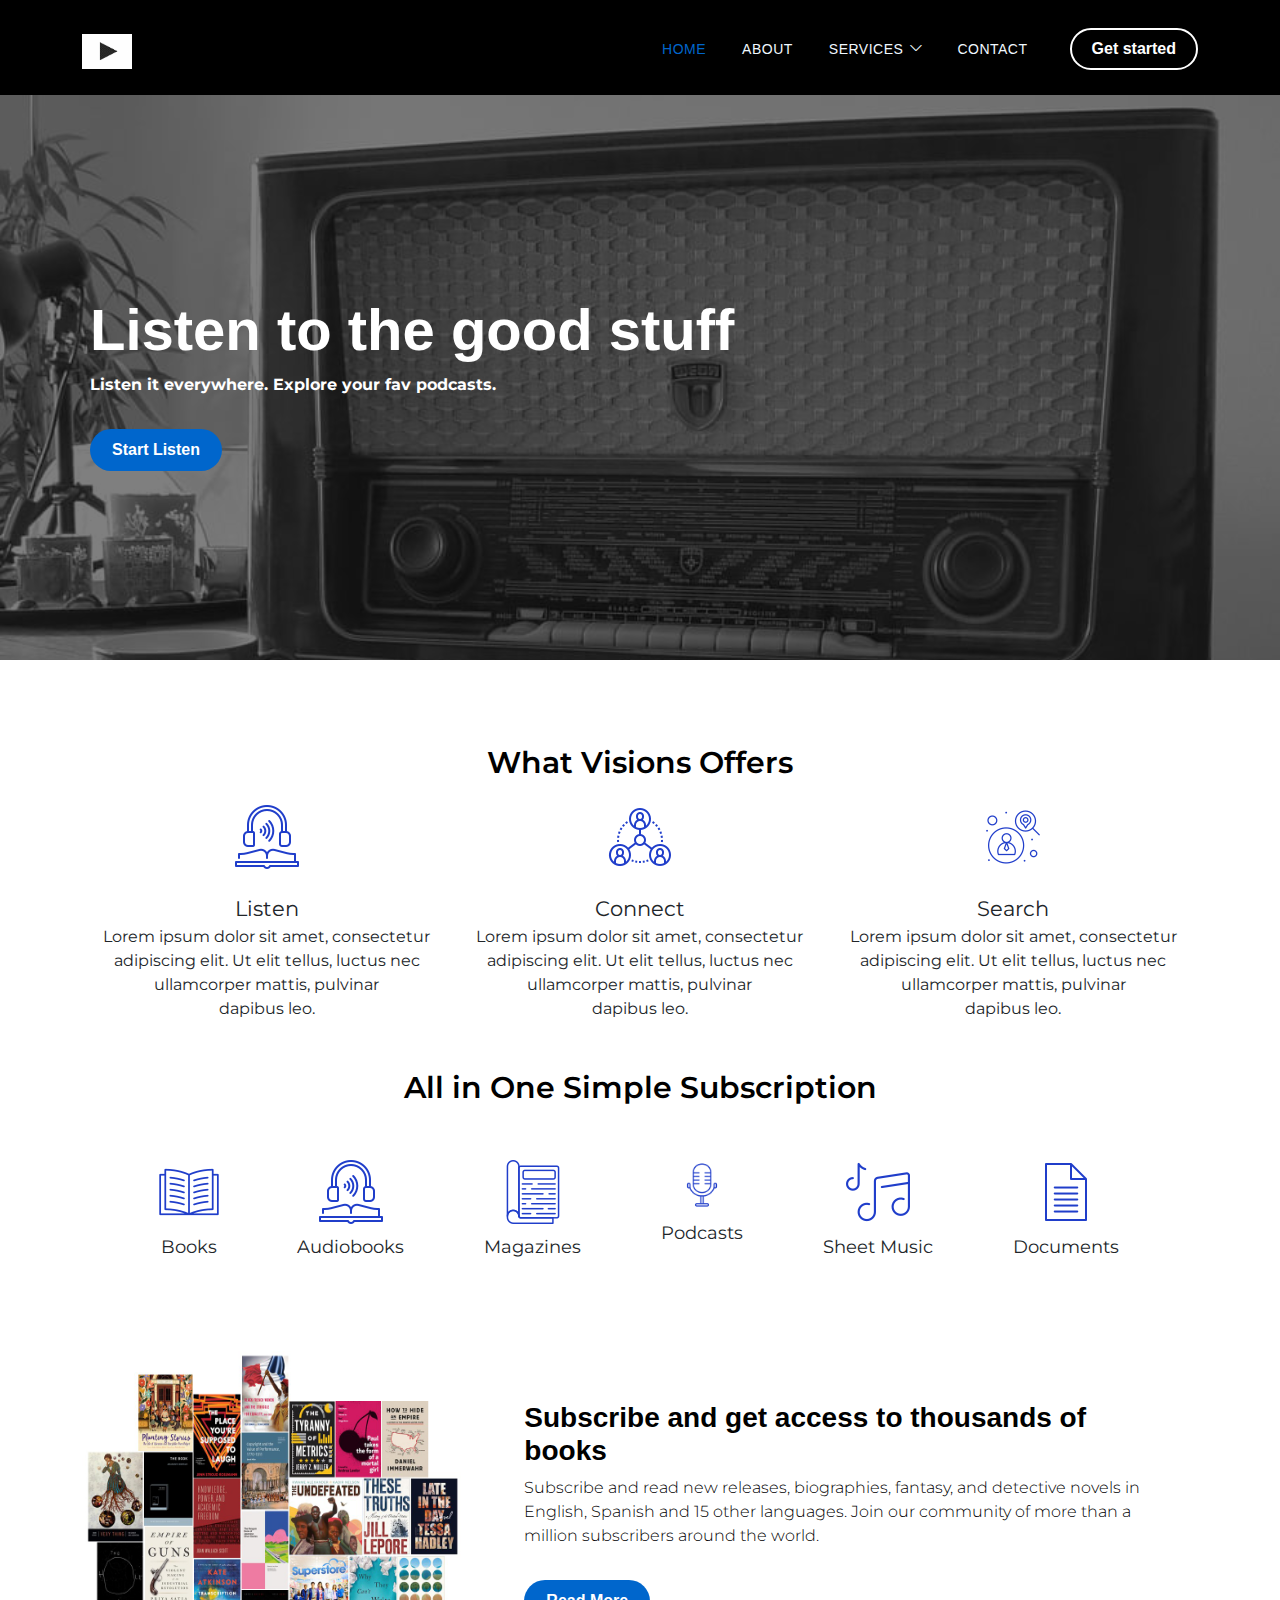
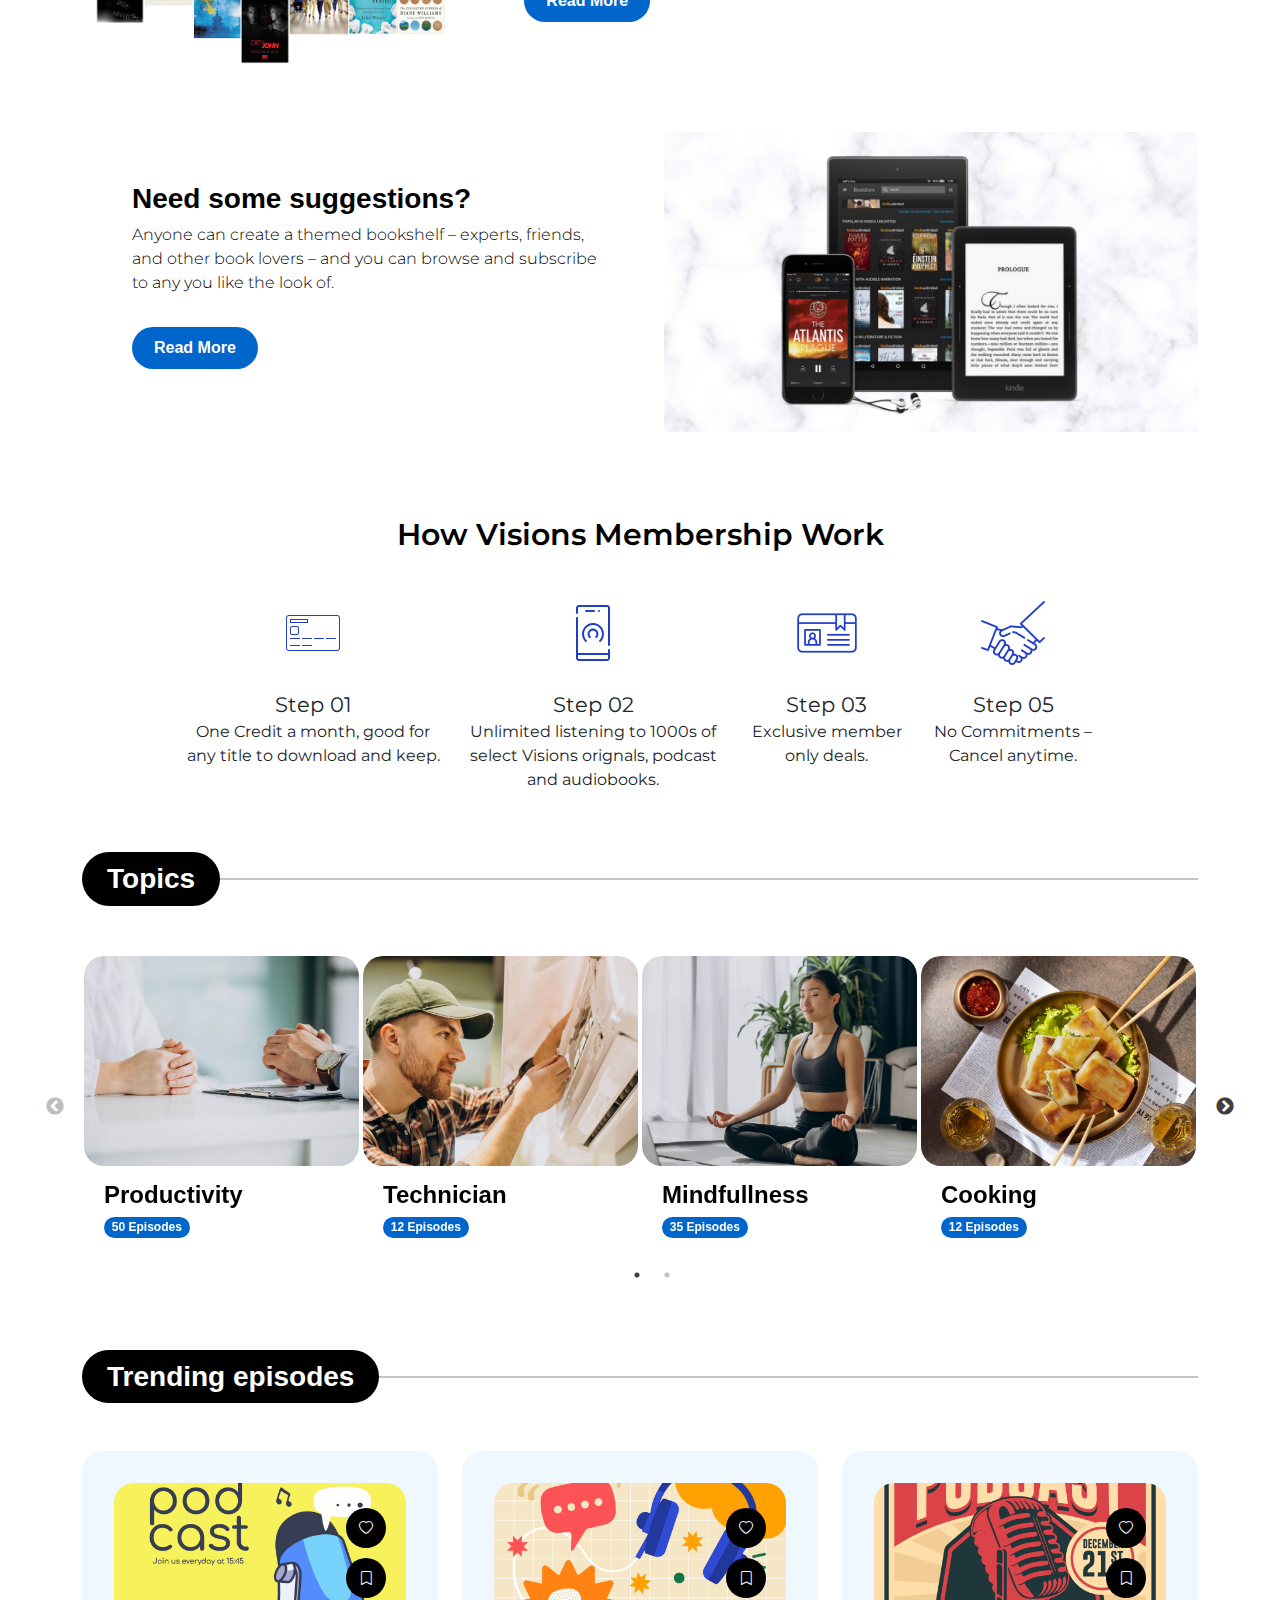
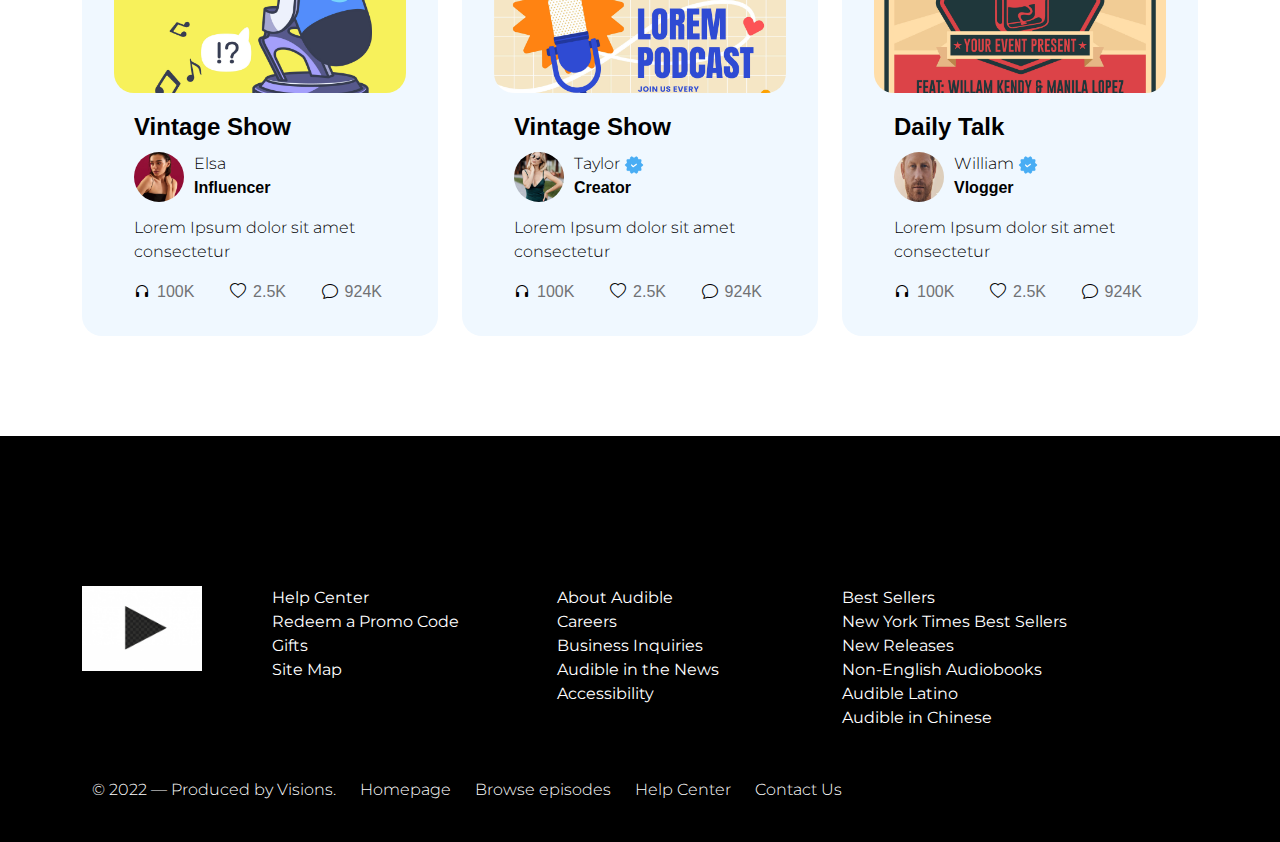
<file: index.html>
<!doctype html>
<html lang="en">
    <head>
        <meta charset="utf-8">
        <meta name="viewport" content="width=device-width, initial-scale=1">

        <meta name="description" content="">
        <meta name="author" content="">

        <title>Visions</title>

        <!-- CSS FILES -->     
        
        <link rel="stylesheet" type="text/css" href="slick/slick.css"/>
        <link rel="stylesheet" type="text/css" href="slick/slick-theme.css"/>
        <link rel="preconnect" href="https://fonts.googleapis.com">
        
        <link rel="preconnect" href="https://fonts.gstatic.com" crossorigin>

        <link href="https://fonts.googleapis.com/css2?family=Montserrat:wght@300;400&family=Sono:wght@200;300;400;500;700&display=swap" rel="stylesheet">
                        
        <link rel="stylesheet" href="css/bootstrap.min.css">

        <link rel="stylesheet" href="css/bootstrap-icons.css">

        <link rel="stylesheet" href="css/owl.carousel.min.css">
        
        <link rel="stylesheet" href="css/owl.theme.default.min.css">

        <link href="css/templatemo-pod-talk.css" rel="stylesheet">


       
    </head>
    
    <body>

        <main>

            <nav class="navbar navbar-expand-lg">
                <div class="container">
                    <a class="navbar-brand me-lg-5 me-0" href="index.html">
                        <img src="images/logo.png" class="logo-image img-fluid" alt="templatemo pod talk">
                    </a>
                   
                    <!--
                    <form action="#" method="get" class="custom-form search-form flex-fill me-3" role="search">
                        <div class="input-group input-group-lg">    
                            <input name="search" type="search" class="form-control" id="search" placeholder="Search Podcast" aria-label="Search">

                            <button type="submit" class="form-control" id="submit">
                                <i class="bi-search"></i>
                            </button>
                        </div>
                    </form>
                -->
                    <button class="navbar-toggler" type="button" data-bs-toggle="collapse" data-bs-target="#navbarNav" aria-controls="navbarNav" aria-expanded="false" aria-label="Toggle navigation">
                        <span class="navbar-toggler-icon"></span>
                </button>
    
                    <div class="collapse navbar-collapse" id="navbarNav">
                        <ul class="navbar-nav ms-lg-auto">
                            <li class="nav-item">
                                <a class="nav-link active" href="index.html">Home</a>
                            </li>

                            <li class="nav-item">
                                <a class="nav-link" href="about.html">About</a>
                            </li>

                            <li class="nav-item dropdown">
                                <a class="nav-link dropdown-toggle" href="#" id="navbarLightDropdownMenuLink" role="button" data-bs-toggle="dropdown" aria-expanded="false">SERVICES</a>

                                <ul class="dropdown-menu dropdown-menu-light" aria-labelledby="navbarLightDropdownMenuLink">
                                    <li><a class="dropdown-item" href="listing-page.html">Listen</a></li>

                                    <li><a class="dropdown-item" href="detail-page.html">Detail Page</a></li>
                                </ul>
                            </li>
    
                            <li class="nav-item">
                                <a class="nav-link" href="contact.html">Contact</a>
                            </li>
                        </ul>

                        <div class="ms-4">
                            <a href="#section_3" class="btn custom-btn custom-border-btn smoothscroll">Get started</a>
                        </div>
                    </div>
                </div>
            </nav>
            

            <section class="hero-section">
               
            </section>
            <div id="imageChange" style=" background-repeat: no-repeat; background-size: cover;">
                <div class="col-lg-12 col-12" >
                    <div class="mtext-left">
                        <h1 class="text-white">Listen to the good stuff</h1>

                        <p class="text-white"><b>Listen it everywhere. Explore your fav podcasts.

                        </b></p>

                        <a href="#section_2" class="btn custom-btn smoothscroll mt-3">Start Listen</a>
                    </div>
             </div>
            </div>


            <section class="latest-podcast-section section-padding pb-0 onlypadding" id="section_2">

                <div class="col-lg-12 col-md-6 col-12 mb-4 mb-md-0 mb-lg-0">
                <div class="text-center headingstyle " >What Visions Offers</div>
                <div class="d-flex justify-content-center">
                <div class="">

                    <img class="center" src="Icons/audio-book.png" alt=""><br>
                    <div class="text-center iconheading" >Listen</div>
                    <div class="text-center">
                    Lorem ipsum dolor sit amet, consectetur adipiscing elit.
                     Ut elit tellus, luctus nec ullamcorper mattis, pulvinar <br>
                     dapibus leo.
                    </div>
                </div>
                <div class="">

                    <img class="center" src="Icons/connection.png" alt=""><br>
                    <div class="text-center iconheading" >Connect</div>
                    <div class="text-center">
                    Lorem ipsum dolor sit amet, consectetur adipiscing elit. 
                    Ut elit tellus, luctus nec ullamcorper mattis, pulvinar  <br>
                    dapibus leo.
                    </div>
                </div>
                <div class="">

                    <img class="center" src="Icons/location.png" alt=""><br>
                    <div class="text-center iconheading" >Search</div>
                    <div class="text-center">
                    Lorem ipsum dolor sit amet, consectetur adipiscing elit.
                     Ut elit tellus, luctus nec ullamcorper mattis, pulvinar  <br>
                     dapibus leo.
                    </div>
                </div>
                </div>
                </div>
                <br>
                
                <div class="text-center headingstyle" >All in One Simple Subscription</div>
              <div class="d-flex justify-content-center">
                    
                    <div class="iconmargin">
    
                        <img class="center" src="Icons/open-book.png" alt="">
                        <div class="text-center iconheading2" >Books</div>
                       
                    </div>
                    <div class="iconmargin">
                        <img class="center" src="Icons/audio-book.png" alt="">
                        <div class="text-center iconheading2" >Audiobooks</div>
                    </div>
                    <div class="iconmargin">
    
                        <img class="center" src="Icons/magazine.png" alt="">
                        <div class="text-center iconheading2" >Magazines</div>
                    </div>
                    <div class="iconmargin">
    
                        <img class="center iconimage" src="Icons/microphone.png" alt="">
                        <div class="text-center iconheading2" >Podcasts</div>
                       
                    </div>
                    <div class="iconmargin">
                        <img class="center" src="Icons/music-notes.png" alt="">
                        <div class="text-center iconheading2" >Sheet Music</div>
                    </div>
                    <div class="iconmargin">
    
                        <img class="center" src="Icons/document.png" alt="">
                        <div class="text-center iconheading2" >Documents</div>
                    </div>
                  
                    </div>
                
              </section>
            <!-- added
            <section class="latest-podcast-section section-padding pb-0" id="section_2">
                <div class="container">
                    <div class="row justify-content-center">

                        <div class="col-lg-12 col-12">
                           <div class="section-title-wrap mb-5">
                                <h4 class="section-title">Great listens to get started</h4>
                            </div>
                        </div>

                        <div class="responsive">
                            <img class="imgslider" src="sliderimg/img1.jpg" alt="img" >
                            <img class="imgslider" src="sliderimg/img2.jpg" alt="img" >
                            <img class="imgslider" src="sliderimg/img3.jpg" alt="img" >
                            <img class="imgslider" src="sliderimg/img4.jpg" alt="img" >
                            <img class="imgslider" src="sliderimg/img3.jpg" alt="img" >
                            <img class="imgslider" src="sliderimg/img4.jpg" alt="img" >
                            <img class="imgslider" src="sliderimg/img1.jpg" alt="img" >
                        </div>
                       
                </div>
            </section>
        -->
        <section class="latest-podcast-section section-padding pb-0" id="section_2">
                <div class="container">
                <div class="d-flex justify-content-center col-lg-12">

                <div><img src="images/Visions-POst.jpg" width="100%" height="100%"></div>
                
                <div class="insidesectionmargin"><h4>Subscribe and get access to thousands of books</h4>
                    <p>Subscribe and read new releases, biographies, fantasy, and detective novels in English, Spanish and 15 other languages. Join our community of more than a million subscribers around the world.</p>
                    
                    <a href="#section_2" class="btn custom-btn smoothscroll mt-3">Read More</a>
                   
                </div>
            </div>
            </div>
        </section>
        <section class="latest-podcast-section section-padding pb-0" id="section_2">
            <div class="container">
            <div class="d-flex justify-content-center col-lg-12">

            
            
            <div class="insidesectionmargin"><h4>Need some suggestions?</h4>
                <p>
                    Anyone can create a themed bookshelf – experts, friends,
    and other book lovers – and you can browse and subscribe
    to any you like the look of.
                </p>
                
                <a href="#section_2" class="btn custom-btn smoothscroll mt-3">Read More</a>
               
            </div>
            <div><img src="images/hero-image.fill_.size_1248x702.v1623387001-1.png" width="100%" height="100%"></div>
        </div>
        </div>
    </section>


  
    <section class="latest-podcast-section section-padding pb-0 onlypadding" id="section_6">

        <div class=" ">
        <div class="text-center headingstyle " >How Visions Membership Work</div><br>
        <div class="d-flex justify-content-center">
        <div class="col-3">

            <img class="center" src="Icons/credit-card.png" alt=""><br>
            <div class="text-center iconheading" >Step 01</div>
            <div class="text-center ">
                One Credit a month, good for 
                any title to download and keep.
            </div>
        </div>
        <div class="col-3">

            <img class="center" src="Icons/broadcast.png" alt=""><br>
            <div class="text-center iconheading" >Step 02</div>
            <div class="text-center ">
                Unlimited listening to 1000s of select Visions orignals, podcast and audiobooks.
            </div>
        </div>
        <div class="col-2">

            <img class="center" src="Icons/member-card.png" alt=""><br>
            <div class="text-center iconheading" >Step 03</div>
            <div class="text-center">
                Exclusive member only deals.
            </div>
        </div>

        <div class="col-2">

            <img class="center" src="Icons/handshake.png" alt=""><br>
            <div class="text-center iconheading" >Step 05</div>
            <div class="text-center">
                No Commitments – Cancel anytime.
            </div>
        </div>
        </div>
        </div>
        </section>


            <section class="latest-podcast-section section-padding pb-0" id="section_3">
                <div class="container">
                    <div class="row">

                        <div class="col-lg-12 col-12">
                            <div class="section-title-wrap mb-5">
                                <h4 class="section-title">Topics</h4>
                            </div>
                        </div>
                        <div class="responsive">
                        <div class="col-lg-3 col-md-6 col-12 mb-4 mb-lg-0">
                            <div class="custom-block custom-block-overlay">
                                <a href="detail-page.html" class="custom-block-image-wrap">
                                    <img src="images/topics/physician-consulting-his-patient-clinic.jpg" class="custom-block-image img-fluid" alt="">
                                </a>

                                <div class="custom-block-info custom-block-overlay-info">
                                    <h5 class="mb-1">
                                        <a href="listing-page.html">
                                            Productivity
                                        </a>
                                    </h5>

                                    <p class="badge mb-0">50 Episodes</p>
                                </div>
                            </div>
                        </div>

                        <div class="col-lg-3 col-md-6 col-12 mb-4 mb-lg-0">
                            <div class="custom-block custom-block-overlay">
                                <a href="detail-page.html" class="custom-block-image-wrap">
                                    <img src="images/topics/repairman-doing-air-conditioner-service.jpg" class="custom-block-image img-fluid" alt="">
                                </a>

                                <div class="custom-block-info custom-block-overlay-info">
                                    <h5 class="mb-1">
                                        <a href="listing-page.html">
                                            Technician
                                        </a>
                                    </h5>

                                    <p class="badge mb-0">12 Episodes</p>
                                </div>
                            </div>
                        </div>

                        <div class="col-lg-3 col-md-6 col-12 mb-4 mb-lg-0">
                            <div class="custom-block custom-block-overlay">
                                <a href="detail-page.html" class="custom-block-image-wrap">
                                    <img src="images/topics/woman-practicing-yoga-mat-home.jpg" class="custom-block-image img-fluid" alt="">
                                </a>

                                <div class="custom-block-info custom-block-overlay-info">
                                    <h5 class="mb-1">
                                        <a href="listing-page.html">
                                            Mindfullness
                                        </a>
                                    </h5>

                                    <p class="badge mb-0">35 Episodes</p>
                                </div>
                            </div>
                        </div>

                        <div class="col-lg-3 col-md-6 col-12 mb-4 mb-lg-0">
                            <div class="custom-block custom-block-overlay">
                                <a href="detail-page.html" class="custom-block-image-wrap">
                                    <img src="images/topics/delicious-meal-with-sambal-arrangement.jpg" class="custom-block-image img-fluid" alt="">
                                </a>

                                <div class="custom-block-info custom-block-overlay-info">
                                    <h5 class="mb-1">
                                        <a href="listing-page.html">
                                            Cooking
                                        </a>
                                    </h5>

                                    <p class="badge mb-0">12 Episodes</p>
                                </div>
                            </div>
                        </div>
                        <div class="col-lg-3 col-md-6 col-12 mb-4 mb-lg-0">
                            <div class="custom-block custom-block-overlay">
                                <a href="detail-page.html" class="custom-block-image-wrap">
                                    <img src="images/topics/delicious-meal-with-sambal-arrangement.jpg" class="custom-block-image img-fluid" alt="">
                                </a>

                                <div class="custom-block-info custom-block-overlay-info">
                                    <h5 class="mb-1">
                                        <a href="listing-page.html">
                                            Cooking
                                        </a>
                                    </h5>

                                    <p class="badge mb-0">12 Episodes</p>
                                </div>
                            </div>
                        </div>
                        <div class="col-lg-3 col-md-6 col-12 mb-4 mb-lg-0">
                            <div class="custom-block custom-block-overlay">
                                <a href="detail-page.html" class="custom-block-image-wrap">
                                    <img src="images/topics/delicious-meal-with-sambal-arrangement.jpg" class="custom-block-image img-fluid" alt="">
                                </a>

                                <div class="custom-block-info custom-block-overlay-info">
                                    <h5 class="mb-1">
                                        <a href="listing-page.html">
                                            Cooking
                                        </a>
                                    </h5>

                                    <p class="badge mb-0">12 Episodes</p>
                                </div>
                            </div>
                        </div>
                        <div class="col-lg-3 col-md-6 col-12 mb-4 mb-lg-0">
                            <div class="custom-block custom-block-overlay">
                                <a href="detail-page.html" class="custom-block-image-wrap">
                                    <img src="images/topics/delicious-meal-with-sambal-arrangement.jpg" class="custom-block-image img-fluid" alt="">
                                </a>

                                <div class="custom-block-info custom-block-overlay-info">
                                    <h5 class="mb-1">
                                        <a href="listing-page.html">
                                            Cooking
                                        </a>
                                    </h5>

                                    <p class="badge mb-0">12 Episodes</p>
                                </div>
                            </div>
                        </div>
                        <div class="col-lg-3 col-md-6 col-12 mb-4 mb-lg-0">
                            <div class="custom-block custom-block-overlay">
                                <a href="detail-page.html" class="custom-block-image-wrap">
                                    <img src="images/topics/delicious-meal-with-sambal-arrangement.jpg" class="custom-block-image img-fluid" alt="">
                                </a>

                                <div class="custom-block-info custom-block-overlay-info">
                                    <h5 class="mb-1">
                                        <a href="listing-page.html">
                                            Cooking
                                        </a>
                                    </h5>

                                    <p class="badge mb-0">12 Episodes</p>
                                </div>
                            </div>
                        </div>
                        </div>
                    </div>
                </div>
            </section>


            <section class="trending-podcast-section section-padding">
                <div class="container">
                    <div class="row">

                        <div class="col-lg-12 col-12">
                            <div class="section-title-wrap mb-5">
                                <h4 class="section-title">Trending episodes</h4>
                            </div>
                        </div>

                        <div class="col-lg-4 col-12 mb-4 mb-lg-0">
                            <div class="custom-block custom-block-full">
                                <div class="custom-block-image-wrap">
                                    <a href="detail-page.html">
                                        <img src="images/podcast/27376480_7326766.jpg" class="custom-block-image img-fluid" alt="">
                                    </a>
                                </div>

                                <div class="custom-block-info">
                                    <h5 class="mb-2">
                                        <a href="detail-page.html">
                                            Vintage Show
                                        </a>
                                    </h5>

                                    <div class="profile-block d-flex">
                                        <img src="images/profile/woman-posing-black-dress-medium-shot.jpg" class="profile-block-image img-fluid" alt="">

                                        <p>Elsa
                                            <strong>Influencer</strong></p>
                                    </div>

                                    <p class="mb-0">Lorem Ipsum dolor sit amet consectetur</p>

                                    <div class="custom-block-bottom d-flex justify-content-between mt-3">
                                        <a href="#" class="bi-headphones me-1">
                                            <span>100k</span>
                                        </a>

                                        <a href="#" class="bi-heart me-1">
                                            <span>2.5k</span>
                                        </a>

                                        <a href="#" class="bi-chat me-1">
                                            <span>924k</span>
                                        </a>
                                    </div>
                                </div>

                                <div class="social-share d-flex flex-column ms-auto">
                                    <a href="#" class="badge ms-auto">
                                        <i class="bi-heart"></i>
                                    </a>

                                    <a href="#" class="badge ms-auto">
                                        <i class="bi-bookmark"></i>
                                    </a>
                                </div>
                            </div>
                        </div>

                        <div class="col-lg-4 col-12 mb-4 mb-lg-0">
                            <div class="custom-block custom-block-full">
                                <div class="custom-block-image-wrap">
                                    <a href="detail-page.html">
                                        <img src="images/podcast/27670664_7369753.jpg" class="custom-block-image img-fluid" alt="">
                                    </a>
                                </div>

                                <div class="custom-block-info">
                                    <h5 class="mb-2">
                                        <a href="detail-page.html">
                                            Vintage Show
                                        </a>
                                    </h5>

                                    <div class="profile-block d-flex">
                                        <img src="images/profile/cute-smiling-woman-outdoor-portrait.jpg" class="profile-block-image img-fluid" alt="">

                                        <p>
                                            Taylor
                                            <img src="images/verified.png" class="verified-image img-fluid" alt="">
                                            <strong>Creator</strong>
                                        </p>
                                    </div>

                                    <p class="mb-0">Lorem Ipsum dolor sit amet consectetur</p>

                                    <div class="custom-block-bottom d-flex justify-content-between mt-3">
                                        <a href="#" class="bi-headphones me-1">
                                            <span>100k</span>
                                        </a>

                                        <a href="#" class="bi-heart me-1">
                                            <span>2.5k</span>
                                        </a>

                                        <a href="#" class="bi-chat me-1">
                                            <span>924k</span>
                                        </a>
                                    </div>
                                </div>

                                <div class="social-share d-flex flex-column ms-auto">
                                    <a href="#" class="badge ms-auto">
                                        <i class="bi-heart"></i>
                                    </a>

                                    <a href="#" class="badge ms-auto">
                                        <i class="bi-bookmark"></i>
                                    </a>
                                </div>
                            </div>
                        </div>

                        <div class="col-lg-4 col-12">
                            <div class="custom-block custom-block-full">
                                <div class="custom-block-image-wrap">
                                    <a href="detail-page.html">
                                        <img src="images/podcast/12577967_02.jpg" class="custom-block-image img-fluid" alt="">
                                    </a>
                                </div>

                                <div class="custom-block-info">
                                    <h5 class="mb-2">
                                        <a href="detail-page.html">
                                            Daily Talk
                                        </a>
                                    </h5>

                                    <div class="profile-block d-flex">
                                        <img src="images/profile/handsome-asian-man-Listen-music-through-headphones.jpg" class="profile-block-image img-fluid" alt="">

                                        <p>
                                            William
                                            <img src="images/verified.png" class="verified-image img-fluid" alt="">
                                            <strong>Vlogger</strong></p>
                                    </div>

                                    <p class="mb-0">Lorem Ipsum dolor sit amet consectetur</p>

                                    <div class="custom-block-bottom d-flex justify-content-between mt-3">
                                        <a href="#" class="bi-headphones me-1">
                                            <span>100k</span>
                                        </a>

                                        <a href="#" class="bi-heart me-1">
                                            <span>2.5k</span>
                                        </a>

                                        <a href="#" class="bi-chat me-1">
                                            <span>924k</span>
                                        </a>
                                    </div>
                                </div>

                                <div class="social-share d-flex flex-column ms-auto">
                                    <a href="#" class="badge ms-auto">
                                        <i class="bi-heart"></i>
                                    </a>

                                    <a href="#" class="badge ms-auto">
                                        <i class="bi-bookmark"></i>
                                    </a>
                                </div>
                            </div>
                        </div>

                    </div>
                </div>
            </section>
        </main>


        <footer class="site-footer">   
            <div class="container">
                <div class="row">

                    <div class="col-lg-2 col-md-6 col-12 mb-4 mb-md-0 mb-lg-0">
                    <div class="col-lg-12 col-md-3 col-12">
                        <a class="navbar-brand" href="index.html">
                            <img src="images/logo.png" class="logo-image img-fluid" alt="templatemo pod talk">
                        </a>
                    </div>
                    </div>
                    <div class="col-lg-3 col-md-6 col-12 mb-4 mb-md-0 mb-lg-0">
                    <div class="wrapper">
                        <div class="footerbox">
                           <a href="#">Help Center</a>
                        </div>
                        <div class="footerbox">
                            <a href="#"> Redeem a Promo Code</a>
                        </div>
                        <div class="footerbox">
                            <a href="#">   Gifts</a>
                        </div>
                        <div class="footerbox">
                            <a href="#">  Site Map</a>

                        </div>
                    </div>
                     </div>     
                     <div class="col-lg-3 col-md-6 col-12 mb-4 mb-md-0 mb-lg-0">
                        <div class="wrapper">
                            <div class="footerbox">
                               <a href="#">About Audible</a>
                            </div>
                            <div class="footerbox">
                                <a href="#">Careers</a>
                            </div>
                            <div class="footerbox">
                                <a href="#">Business Inquiries</a>
                            </div>
                            <div class="footerbox">
                                <a href="#">Audible in the News</a>
    
                            </div>
                            <div class="footerbox">
                                <a href="#">Accessibility</a>
    
                            </div>
                        </div>
                    </div>    
                    
                    <div class="col-lg-3 col-md-6 col-12 mb-4 mb-md-0 mb-lg-0">
                        <div class="wrapper">
                            <div class="footerbox">
                               <a href="#">Best Sellers </a>
                            </div>
                            <div class="footerbox">
                                <a href="#">New York Times Best Sellers</a>
                            </div>
                            <div class="footerbox">
                                <a href="#">New Releases</a>
                            </div>
                            <div class="footerbox">
                                <a href="#">Non-English Audiobooks</a>
    
                            </div>
                            <div class="footerbox">
                                <a href="#">Audible Latino</a>
                            </div>
                            <div class="footerbox">
                                <a href="#">Audible in Chinese</a>
                            </div>
                        </div>
                    </div>  
    

                   

                </div>
            </div>

            <div class="container pt-5">
                <div class="row align-items-center">

                    <div class="col-lg-12 col-md-9 col-12">
                        <ul class="site-footer-links">
                            <li class="site-footer-link-item">
                                <a href="#" class="site-footer-link">© 2022 — Produced by Visions.</a>
                            </li>

                            <li class="site-footer-link-item">
                                <a href="#" class="site-footer-link">Homepage</a>
                            </li>

                            <li class="site-footer-link-item">
                                <a href="#" class="site-footer-link">Browse episodes</a>
                            </li>

                            <li class="site-footer-link-item">
                                <a href="#" class="site-footer-link">Help Center</a>
                            </li>

                            <li class="site-footer-link-item">
                                <a href="#" class="site-footer-link">Contact Us</a>
                            </li>
                        </ul>
                    </div>

            
                </div>
            </div>
        </footer>


        <!-- JAVASCRIPT FILES -->
        
        <script src="js/jquery.min.js"></script>
        <script src="js/bootstrap.bundle.min.js"></script>
        <script src="js/owl.carousel.min.js"></script>
        <script src="js/custom.js"></script>
        <script type="text/javascript" src="slick/slick.min.js"></script>
        <script language="JavaScript" type="text/javascript" src="js/slider.js"></script>				
    
        <script type = "text/javascript">
           // onload document window using jquery
$().ready(function(){
  var i = 0;
  
//   Background Images
  var images = [
    'images/img1.png',
    'images/img2.jpg',
    'images/img3.jpg',
  ]
  
//   pick body element ID
  var image = $('#imageChange')
  
//   set initial background-image
  image.css('background-image', 'url(images/img3.jpg)')

//   change image every after 5 seconds
  setInterval(function(){
    image.fadeOut(1000, function(){
      
       if(i==3){
        i=0;
       }
      image.css('background-image', 'url(' + images [i++] +') ')
      
      image.fadeIn(1000)
    })
    if(1 == images.length)
      i = 0
  }, 5000)

})
           </script>
    </body>
</html>
</file>
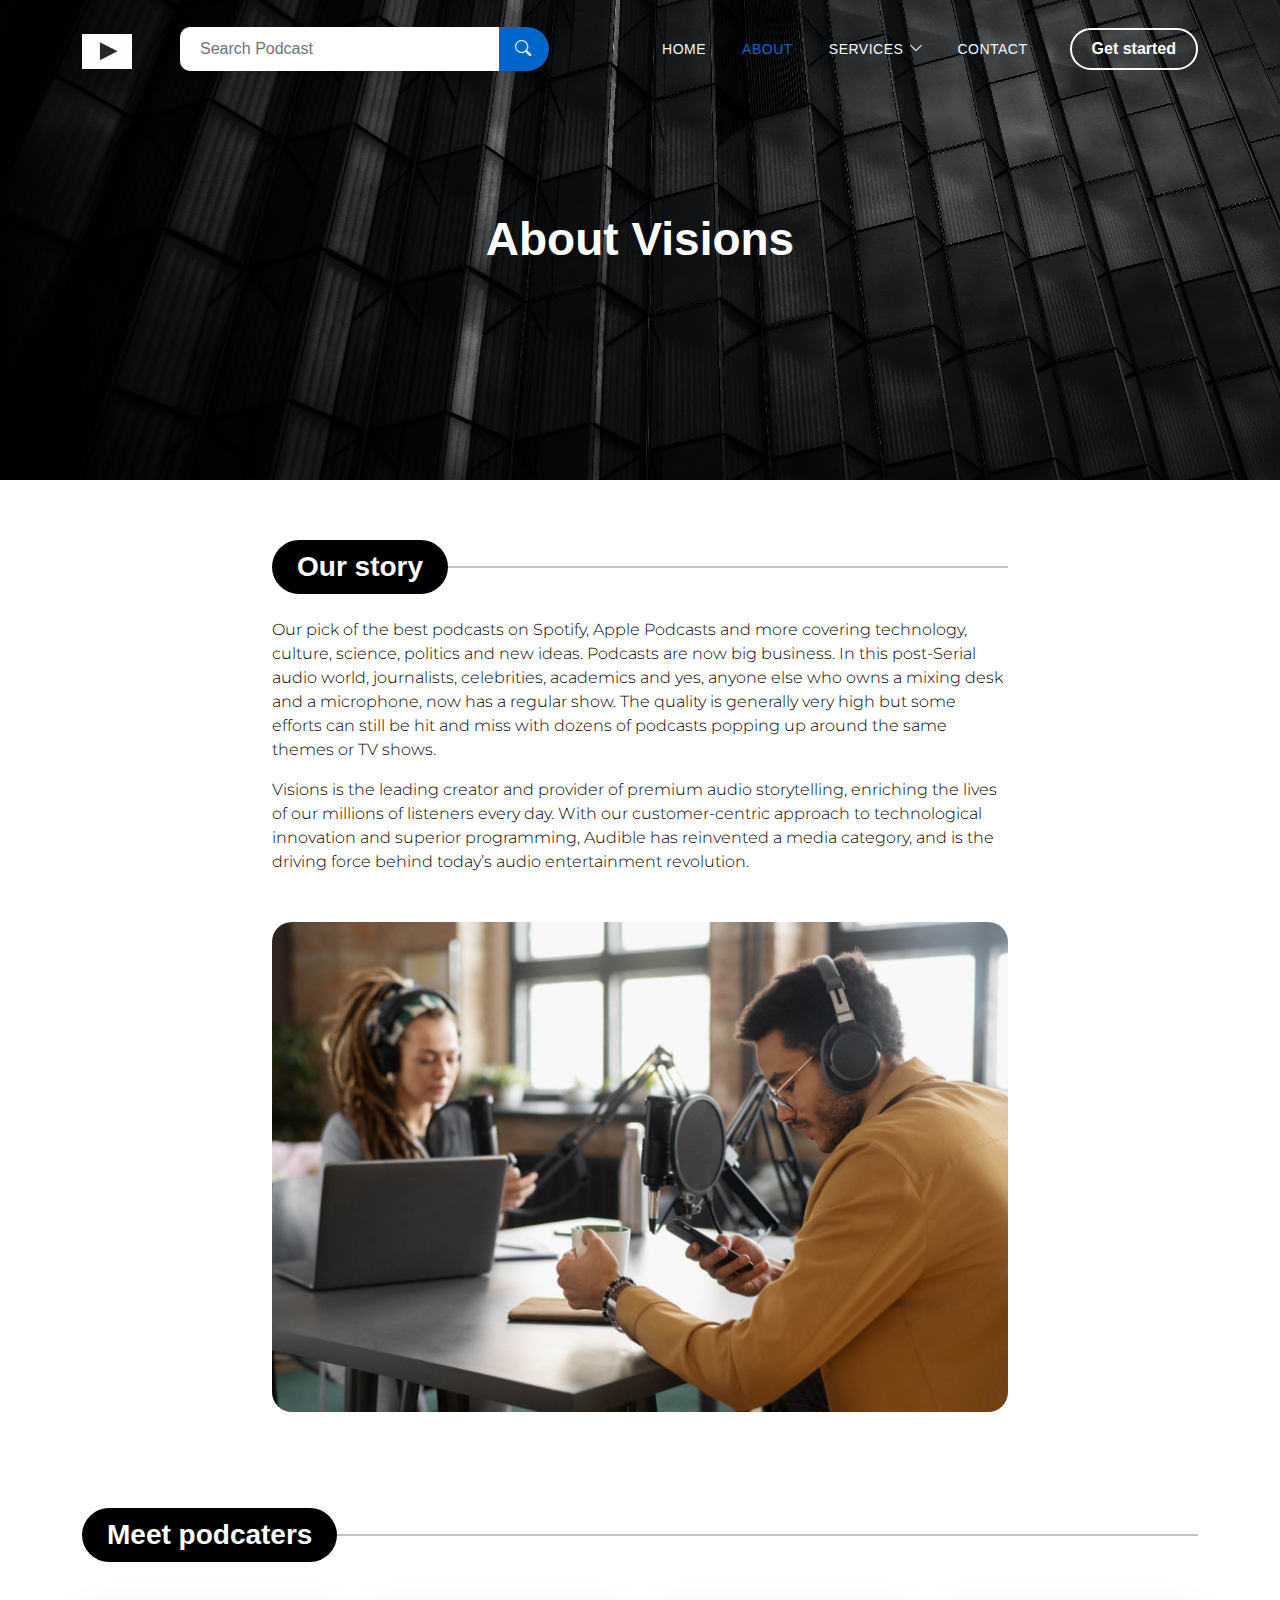
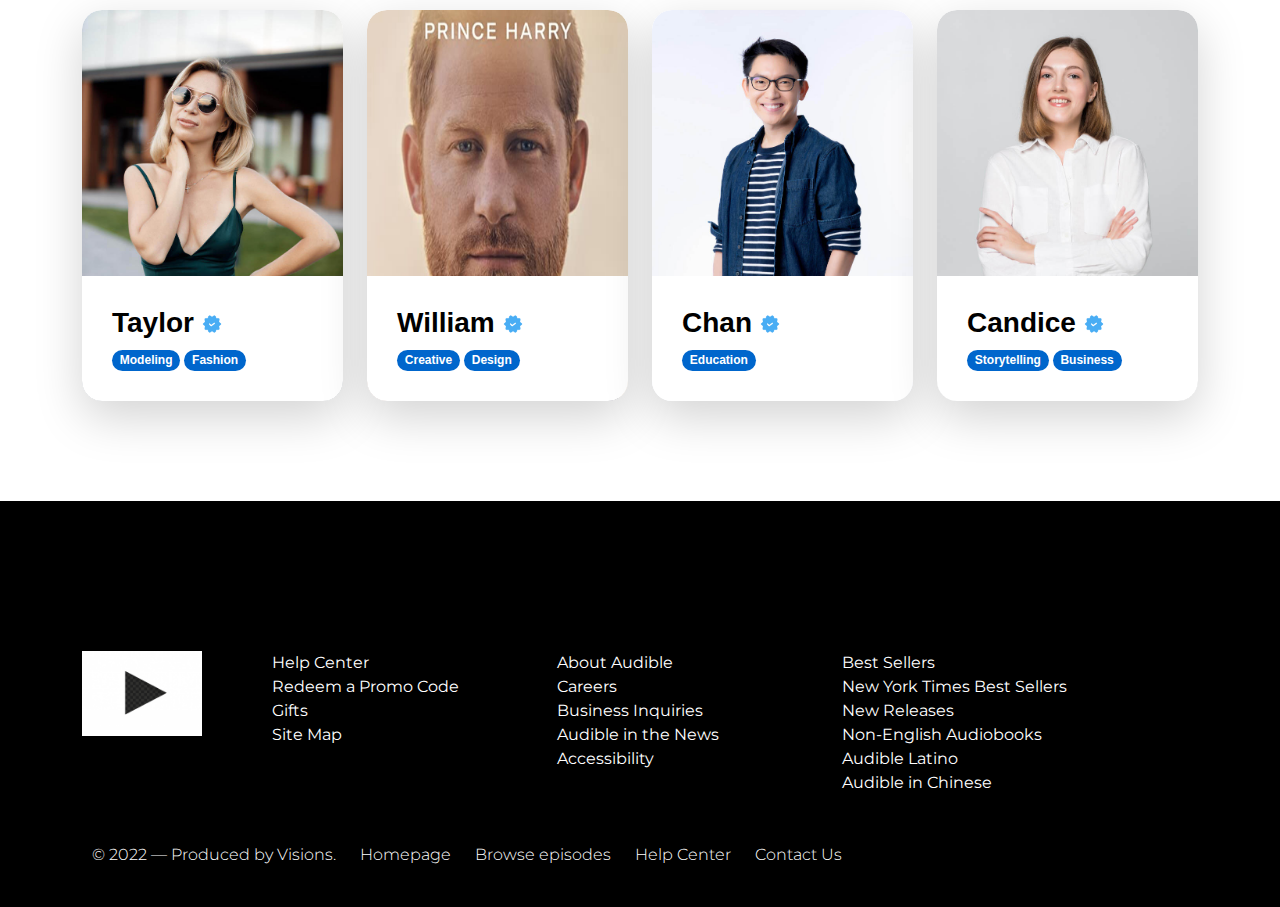
<file: about.html>
<!doctype html>
<html lang="en">
    <head>
        <meta charset="utf-8">
        <meta name="viewport" content="width=device-width, initial-scale=1">

        <meta name="description" content="">
        <meta name="author" content="">

        <title>About </title>

        <!-- CSS FILES -->        
        <link rel="preconnect" href="https://fonts.googleapis.com">
        
        <link rel="preconnect" href="https://fonts.gstatic.com" crossorigin>

        <link href="https://fonts.googleapis.com/css2?family=Montserrat:wght@300;400&family=Sono:wght@200;300;400;500;700&display=swap" rel="stylesheet">
                        
        <link rel="stylesheet" href="css/bootstrap.min.css">

        <link rel="stylesheet" href="css/bootstrap-icons.css">

        <link rel="stylesheet" href="css/owl.carousel.min.css">
        
        <link rel="stylesheet" href="css/owl.theme.default.min.css">

        <link href="css/templatemo-pod-talk.css" rel="stylesheet">

    </head>
    
    <body>

        <main>

            <nav class="navbar navbar-expand-lg">
                <div class="container">
                    <a class="navbar-brand me-lg-5 me-0" href="index.html">
                        <img src="images/logo.png" class="logo-image img-fluid" alt="templatemo pod talk">
                    </a>

                    <form action="#" method="get" class="custom-form search-form flex-fill me-3" role="search">
                        <div class="input-group input-group-lg">    
                            <input name="search" type="search" class="form-control" id="search" placeholder="Search Podcast" aria-label="Search">

                            <button type="submit" class="form-control" id="submit">
                                <i class="bi-search"></i>
                            </button>
                        </div>
                    </form>
    
                    <button class="navbar-toggler" type="button" data-bs-toggle="collapse" data-bs-target="#navbarNav" aria-controls="navbarNav" aria-expanded="false" aria-label="Toggle navigation">
                        <span class="navbar-toggler-icon"></span>
                    </button>
    
                    <div class="collapse navbar-collapse" id="navbarNav">
                        <ul class="navbar-nav ms-lg-auto">
                            <li class="nav-item">
                                <a class="nav-link" href="index.html">Home</a>
                            </li>

                            <li class="nav-item">
                                <a class="nav-link active" href="about.html">About</a>
                            </li>

                            <li class="nav-item dropdown">
                                <a class="nav-link dropdown-toggle" href="#" id="navbarLightDropdownMenuLink" role="button" data-bs-toggle="dropdown" aria-expanded="false">SERVICES</a>

                                <ul class="dropdown-menu dropdown-menu-light" aria-labelledby="navbarLightDropdownMenuLink">
                                    <li><a class="dropdown-item" href="listing-page.html">Listen</a></li>

                                    <li><a class="dropdown-item" href="detail-page.html">Detail Page</a></li>
                                </ul>
                            </li>
    
                            <li class="nav-item">
                                <a class="nav-link" href="contact.html">Contact</a>
                            </li>
                        </ul>

                        <div class="ms-4">
                            <a href="#section_2" class="btn custom-btn custom-border-btn smoothscroll">Get started</a>
                        </div>
                    </div>
                </div>
            </nav>


            <header class="site-header d-flex flex-column justify-content-center align-items-center">
                <div class="container">
                    <div class="row">

                        <div class="col-lg-12 col-12 text-center">

                            <h2 class="mb-0">About Visions</h2>
                        </div>

                    </div>
                </div>
            </header>
            

            <section class="about-section section-padding" id="section_2">
                <div class="container">
                    <div class="row">

                        <div class="col-lg-8 col-12 mx-auto">
                            <div class="pb-5 mb-5">
                                <div class="section-title-wrap mb-4">
                                    <h4 class="section-title">Our story</h4>
                                </div>

                                <p>Our pick of the best podcasts on Spotify, Apple Podcasts and more covering technology, culture, science, politics and new ideas. Podcasts are now big business. In this post-Serial audio world, journalists, celebrities, academics and yes, anyone else who owns a mixing desk and a microphone, now has a regular show. The quality is generally very high but some efforts can still be hit and miss with dozens of podcasts popping up around the same themes or TV shows.</p>

                                <p>Visions is the leading creator and provider of premium audio storytelling, enriching the lives of our millions of listeners every day. With our customer-centric approach to technological innovation and superior programming, Audible has reinvented a media category, and is the driving force behind today’s audio entertainment revolution.</p>

                                <img src="images/medium-shot-young-people-recording-podcast.jpg" class="about-image mt-5 img-fluid" alt="">
                            </div>
                        </div>

                        <div class="col-lg-12 col-12">
                            <div class="section-title-wrap mb-5">
                                <h4 class="section-title">Meet podcaters</h4>
                            </div>
                        </div>
                        
                        <div class="col-lg-3 col-md-6 col-12 mb-4 mb-lg-0">
                            <div class="team-thumb bg-white shadow-lg">
                                <img src="images/profile/cute-smiling-woman-outdoor-portrait.jpg" class="about-image img-fluid" alt="">

                                <div class="team-info">
                                    <h4 class="mb-2">
                                        Taylor
                                        <img src="images/verified.png" class="verified-image img-fluid" alt="">
                                    </h4>

                                    <span class="badge">Modeling</span>

                                    <span class="badge">Fashion</span>
                                </div>

                                <div class="social-share">
                                        <ul class="social-icon">
                                            <li class="social-icon-item">
                                                <a href="#" class="social-icon-link bi-twitter"></a>
                                            </li>

                                            <li class="social-icon-item">
                                                <a href="#" class="social-icon-link bi-facebook"></a>
                                            </li>

                                            <li class="social-icon-item">
                                                <a href="#" class="social-icon-link bi-pinterest"></a>
                                            </li>
                                        </ul>
                                    </div>
                            </div>
                        </div>

                        <div class="col-lg-3 col-md-6 col-12 mb-4 mb-lg-0">
                            <div class="team-thumb bg-white shadow-lg">
                                <img src="images/profile/handsome-asian-man-Listen-music-through-headphones.jpg" class="about-image img-fluid" alt="">

                                <div class="team-info">
                                    <h4 class="mb-2">
                                        William
                                        <img src="images/verified.png" class="verified-image img-fluid" alt="">
                                    </h4>

                                    <span class="badge">Creative</span>

                                    <span class="badge">Design</span>
                                </div>

                                <div class="social-share">
                                    <ul class="social-icon">
                                        <li class="social-icon-item">
                                            <a href="#" class="social-icon-link bi-twitter"></a>
                                        </li>

                                        <li class="social-icon-item">
                                            <a href="#" class="social-icon-link bi-facebook"></a>
                                        </li>

                                        <li class="social-icon-item">
                                            <a href="#" class="social-icon-link bi-pinterest"></a>
                                        </li>
                                    </ul>
                                </div>
                            </div>
                        </div>

                        <div class="col-lg-3 col-md-6 col-12 mb-4 mb-lg-0 mb-md-0">
                            <div class="team-thumb bg-white shadow-lg">
                                <img src="images/profile/smart-attractive-asian-glasses-male-standing-smile-with-freshness-joyful-casual-blue-shirt-portrait-white-background.jpg" class="about-image img-fluid" alt="">

                                <div class="team-info">
                                    <h4 class="mb-2">
                                        Chan
                                        <img src="images/verified.png" class="verified-image img-fluid" alt="">
                                    </h4>

                                    <span class="badge">Education</span>
                                </div>

                                <div class="social-share">
                                        <ul class="social-icon">
                                            <li class="social-icon-item">
                                                <a href="#" class="social-icon-link bi-linkedin"></a>
                                            </li>

                                            <li class="social-icon-item">
                                                <a href="#" class="social-icon-link bi-whatsapp"></a>
                                            </li>
                                        </ul>
                                    </div>
                            </div>
                        </div>

                        <div class="col-lg-3 col-md-6 col-12">
                            <div class="team-thumb bg-white shadow-lg">
                                <img src="images/profile/smiling-business-woman-with-folded-hands-against-white-wall-toothy-smile-crossed-arms.jpg" class="about-image img-fluid" alt="">

                                <div class="team-info">
                                    <h4 class="mb-2">
                                        Candice
                                        <img src="images/verified.png" class="verified-image img-fluid" alt="">
                                    </h4>

                                    <span class="badge">Storytelling</span>

                                    <span class="badge">Business</span>
                                </div>

                                <div class="social-share">
                                    <ul class="social-icon">
                                        <li class="social-icon-item">
                                            <a href="#" class="social-icon-link bi-twitter"></a>
                                        </li>

                                        <li class="social-icon-item">
                                            <a href="#" class="social-icon-link bi-facebook"></a>
                                        </li>
                                    </ul>
                                </div>
                            </div>
                        </div>

                    </div>
                </div>
            </section>
        </main>


        <footer class="site-footer">   
            <div class="container">
                <div class="row">
        
                    <div class="col-lg-2 col-md-6 col-12 mb-4 mb-md-0 mb-lg-0">
                    <div class="col-lg-12 col-md-3 col-12">
                        <a class="navbar-brand" href="index.html">
                            <img src="images/logo.png" class="logo-image img-fluid" alt="templatemo pod talk">
                        </a>
                    </div>
                    </div>
                    <div class="col-lg-3 col-md-6 col-12 mb-4 mb-md-0 mb-lg-0">
                    <div class="wrapper">
                        <div class="footerbox">
                           <a href="#">Help Center</a>
                        </div>
                        <div class="footerbox">
                            <a href="#"> Redeem a Promo Code</a>
                        </div>
                        <div class="footerbox">
                            <a href="#">   Gifts</a>
                        </div>
                        <div class="footerbox">
                            <a href="#">  Site Map</a>
        
                        </div>
                    </div>
                     </div>     
                     <div class="col-lg-3 col-md-6 col-12 mb-4 mb-md-0 mb-lg-0">
                        <div class="wrapper">
                            <div class="footerbox">
                               <a href="#">About Audible</a>
                            </div>
                            <div class="footerbox">
                                <a href="#">Careers</a>
                            </div>
                            <div class="footerbox">
                                <a href="#">Business Inquiries</a>
                            </div>
                            <div class="footerbox">
                                <a href="#">Audible in the News</a>
        
                            </div>
                            <div class="footerbox">
                                <a href="#">Accessibility</a>
        
                            </div>
                        </div>
                    </div>    
                    
                    <div class="col-lg-3 col-md-6 col-12 mb-4 mb-md-0 mb-lg-0">
                        <div class="wrapper">
                            <div class="footerbox">
                               <a href="#">Best Sellers </a>
                            </div>
                            <div class="footerbox">
                                <a href="#">New York Times Best Sellers</a>
                            </div>
                            <div class="footerbox">
                                <a href="#">New Releases</a>
                            </div>
                            <div class="footerbox">
                                <a href="#">Non-English Audiobooks</a>
        
                            </div>
                            <div class="footerbox">
                                <a href="#">Audible Latino</a>
                            </div>
                            <div class="footerbox">
                                <a href="#">Audible in Chinese</a>
                            </div>
                        </div>
                    </div>  
        
        
                   
        
                </div>
            </div>
        
            <div class="container pt-5">
                <div class="row align-items-center">
        
                    <div class="col-lg-12 col-md-9 col-12">
                        <ul class="site-footer-links">
                            <li class="site-footer-link-item">
                                <a href="#" class="site-footer-link">© 2022 — Produced by Visions.</a>
                            </li>
        
                            <li class="site-footer-link-item">
                                <a href="#" class="site-footer-link">Homepage</a>
                            </li>
        
                            <li class="site-footer-link-item">
                                <a href="#" class="site-footer-link">Browse episodes</a>
                            </li>
        
                            <li class="site-footer-link-item">
                                <a href="#" class="site-footer-link">Help Center</a>
                            </li>
        
                            <li class="site-footer-link-item">
                                <a href="#" class="site-footer-link">Contact Us</a>
                            </li>
                        </ul>
                    </div>
        
            
                </div>
            </div>
        </footer>
        
        <!-- JAVASCRIPT FILES -->
        <script src="js/jquery.min.js"></script>
        <script src="js/bootstrap.bundle.min.js"></script>
        <script src="js/owl.carousel.min.js"></script>
        <script src="js/custom.js"></script>

    </body>
</html>
</file>
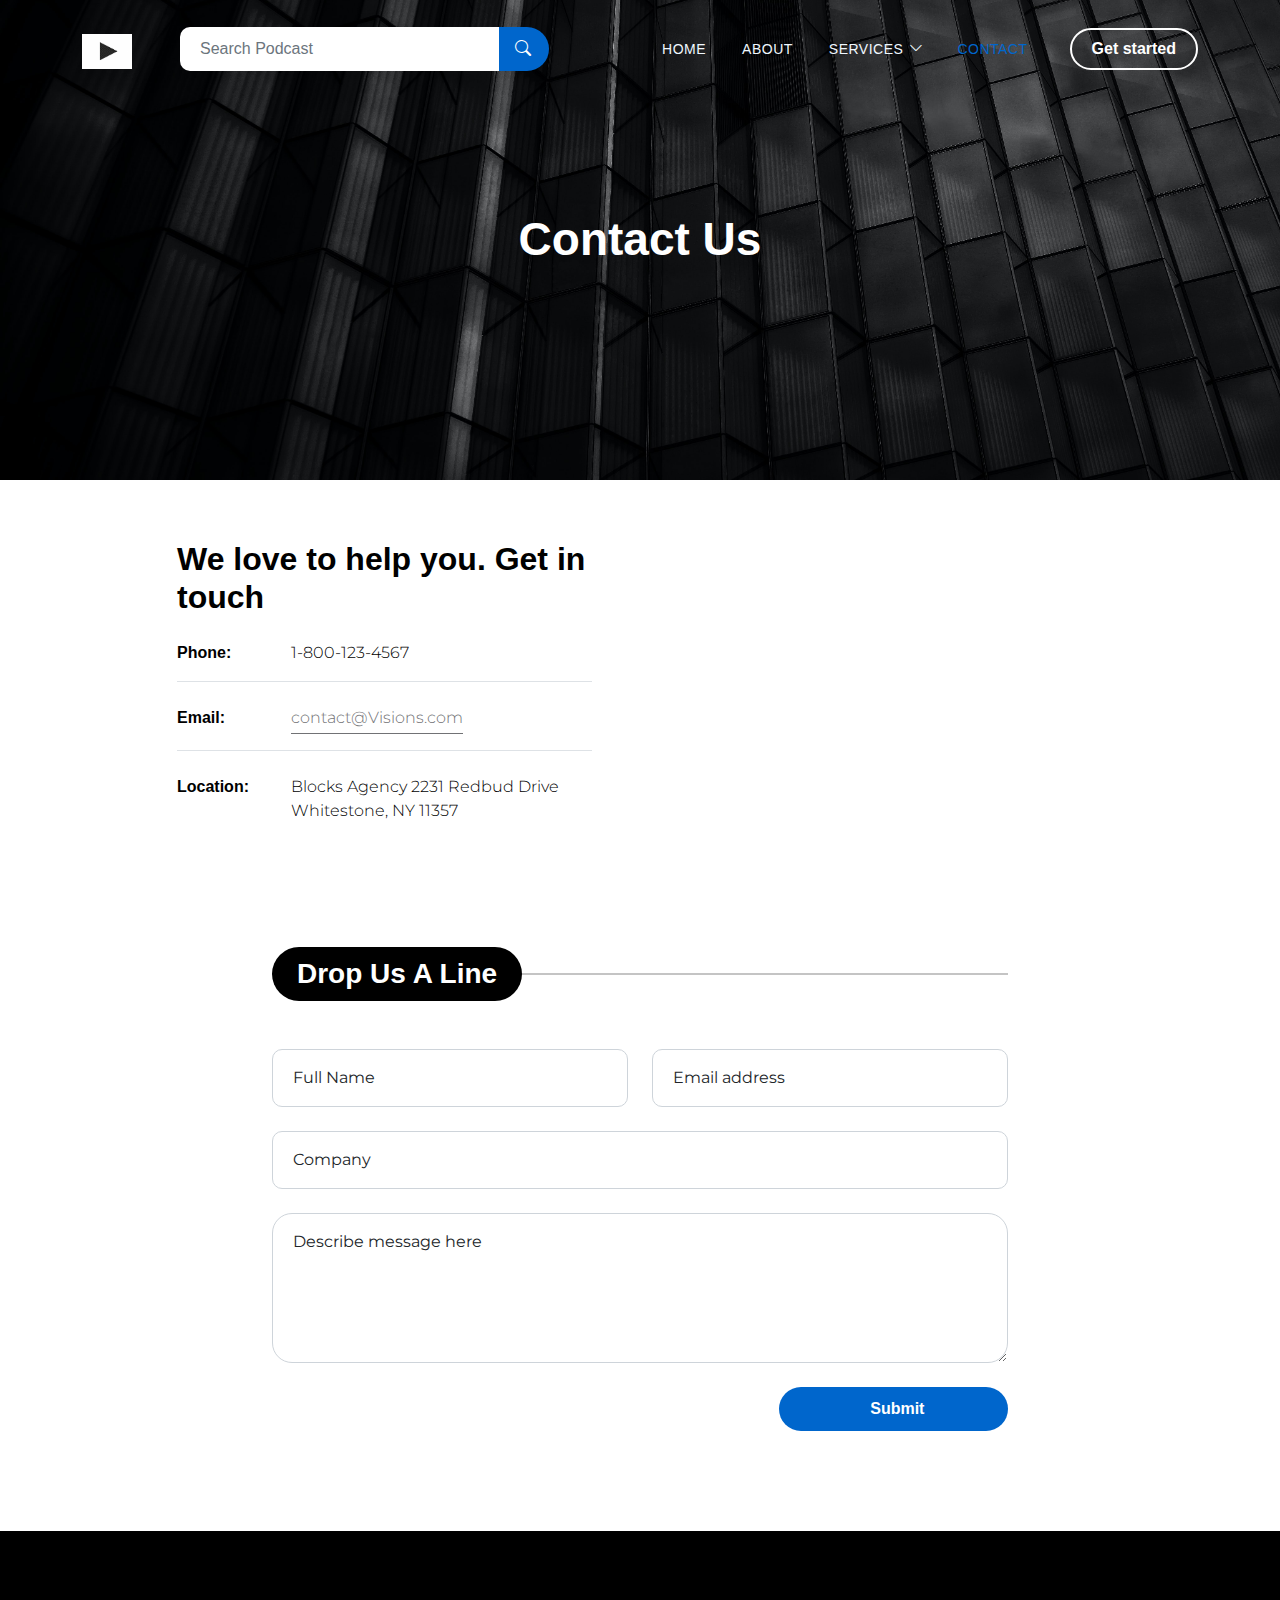
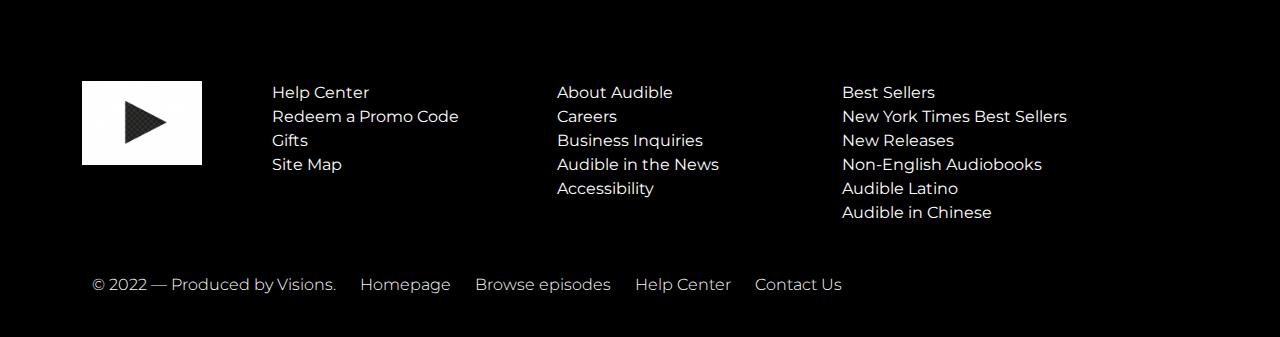
<file: contact.html>
<!doctype html>
<html lang="en">
    <head>
        <meta charset="utf-8">
        <meta name="viewport" content="width=device-width, initial-scale=1">

        <meta name="description" content="">
        <meta name="author" content="">

        <title>Contact</title>

        <!-- CSS FILES -->        
        <link rel="preconnect" href="https://fonts.googleapis.com">
        
        <link rel="preconnect" href="https://fonts.gstatic.com" crossorigin>

        <link href="https://fonts.googleapis.com/css2?family=Montserrat:wght@300;400&family=Sono:wght@200;300;400;500;700&display=swap" rel="stylesheet">
                        
        <link rel="stylesheet" href="css/bootstrap.min.css">

        <link rel="stylesheet" href="css/bootstrap-icons.css">

        <link rel="stylesheet" href="css/owl.carousel.min.css">
        
        <link rel="stylesheet" href="css/owl.theme.default.min.css">

        <link href="css/templatemo-pod-talk.css" rel="stylesheet">

    </head>
    
    <body>

        <main>

            <nav class="navbar navbar-expand-lg">
                <div class="container">
                    <a class="navbar-brand me-lg-5 me-0" href="index.html">
                        <img src="images/logo.png" class="logo-image img-fluid" alt="templatemo pod talk">
                    </a>

                    <form action="#" method="get" class="custom-form search-form flex-fill me-3" role="search">
                        <div class="input-group input-group-lg">    
                            <input name="search" type="search" class="form-control" id="search" placeholder="Search Podcast" aria-label="Search">

                            <button type="submit" class="form-control" id="submit">
                                <i class="bi-search"></i>
                            </button>
                        </div>
                    </form>
    
                    <button class="navbar-toggler" type="button" data-bs-toggle="collapse" data-bs-target="#navbarNav" aria-controls="navbarNav" aria-expanded="false" aria-label="Toggle navigation">
                        <span class="navbar-toggler-icon"></span>
                    </button>
    
                    <div class="collapse navbar-collapse" id="navbarNav">
                        <ul class="navbar-nav ms-lg-auto">
                            <li class="nav-item">
                                <a class="nav-link" href="index.html">Home</a>
                            </li>

                            <li class="nav-item">
                                <a class="nav-link" href="about.html">About</a>
                            </li>

                            <li class="nav-item dropdown">
                                <a class="nav-link dropdown-toggle" href="#" id="navbarLightDropdownMenuLink" role="button" data-bs-toggle="dropdown" aria-expanded="false">SERVICES</a>

                                <ul class="dropdown-menu dropdown-menu-light" aria-labelledby="navbarLightDropdownMenuLink">
                                    <li><a class="dropdown-item" href="listing-page.html">Listen</a></li>

                                    <li><a class="dropdown-item" href="detail-page.html">Detail Page</a></li>
                                </ul>
                            </li>
    
                            <li class="nav-item">
                                <a class="nav-link active" href="contact.html">Contact</a>
                            </li>
                        </ul>

                        <div class="ms-4">
                            <a href="#section_2" class="btn custom-btn custom-border-btn smoothscroll">Get started</a>
                        </div>
                    </div>
                </div>
            </nav>


            <header class="site-header d-flex flex-column justify-content-center align-items-center">
                <div class="container">
                    <div class="row">

                        <div class="col-lg-12 col-12 text-center">

                            <h2 class="mb-0">Contact Us</h2>
                        </div>

                    </div>
                </div>
            </header>
            

            <section class="section-padding" id="section_2">
                <div class="container">
                    <div class="row justify-content-center">

                        <div class="col-lg-5 col-12 pe-lg-5">
                            <div class="contact-info">
                                <h3 class="mb-4">We love to help you. Get in touch</h3>

                                <p class="d-flex border-bottom pb-3 mb-4">
                                    <strong class="d-inline me-4">Phone:</strong>
                                    <span>1-800-123-4567</span>
                                </p>

                                <p class="d-flex border-bottom pb-3 mb-4">
                                    <strong class="d-inline me-4">Email:</strong>
                                    <a href="#">contact@Visions.com</a> 
                                </p>

                                <p class="d-flex">
                                    <strong class="d-inline me-4">Location:</strong>
                                    <span>Blocks Agency
                                        2231 Redbud Drive
                                        Whitestone, NY 11357</span>
                                </p>
                            </div>
                        </div>

                        <div class="col-lg-5 col-12 mt-5 mt-lg-0">
                            <iframe class="google-map" src="https://www.google.com/maps/embed?pb=!1m18!1m12!1m3!1d3988.819917806043!2d103.84793601429608!3d1.281807962148459!2m3!1f0!2f0!3f0!3m2!1i1024!2i768!4f13.1!3m3!1m2!1s0x31da190c2c94ccb3%3A0x11213560829baa05!2sTwitter!5e0!3m2!1sen!2smy!4v1669212183861!5m2!1sen!2smy" width="100%" height="300" style="border:0;" allowfullscreen="" loading="lazy" referrerpolicy="no-referrer-when-downgrade"></iframe>
                        </div>

                    </div>
                </div>
            </section>

            <section class="contact-section section-padding pt-0">
                <div class="container">
                    <div class="row">

                        <div class="col-lg-8 col-12 mx-auto">
                            <div class="section-title-wrap mb-5">
                                <h4 class="section-title">Drop Us A Line   </h4>
                            </div>

                            <form action="#" method="post" class="custom-form contact-form" role="form">
                                <div class="row">
                                    <div class="col-lg-6 col-md-6 col-12">
                                        <div class="form-floating">
                                            <input type="text" name="full-name" id="full-name" class="form-control" placeholder="Full Name" required="">
                                            
                                            <label for="floatingInput">Full Name</label>
                                        </div>
                                    </div>

                                    <div class="col-lg-6 col-md-6 col-12"> 
                                        <div class="form-floating">
                                            <input type="email" name="email" id="email" pattern="[^ @]*@[^ @]*" class="form-control" placeholder="Email address" required="">
                                            
                                            <label for="floatingInput">Email address</label>
                                        </div>
                                    </div>

                                    <div class="col-lg-12 col-12">
                                        <div class="form-floating">
                                            <input type="text" name="company" id="name" class="form-control" placeholder="Name" required="">
                                            
                                            <label for="floatingInput">Company</label>
                                        </div>

                                        <div class="form-floating">
                                            <textarea class="form-control" id="message" name="message" placeholder="Describe message here"></textarea>
                                            
                                            <label for="floatingTextarea">Describe message here</label>
                                        </div>
                                    </div>

                                    <div class="col-lg-4 col-12 ms-auto">
                                        <button type="submit" class="form-control">Submit</button>
                                    </div>

                                </div>
                            </form>
                        </div>

                    </div>
                </div>
            </section>
        </main>



        <footer class="site-footer">   
            <div class="container">
                <div class="row">
        
                    <div class="col-lg-2 col-md-6 col-12 mb-4 mb-md-0 mb-lg-0">
                    <div class="col-lg-12 col-md-3 col-12">
                        <a class="navbar-brand" href="index.html">
                            <img src="images/logo.png" class="logo-image img-fluid" alt="templatemo pod talk">
                        </a>
                    </div>
                    </div>
                    <div class="col-lg-3 col-md-6 col-12 mb-4 mb-md-0 mb-lg-0">
                    <div class="wrapper">
                        <div class="footerbox">
                           <a href="#">Help Center</a>
                        </div>
                        <div class="footerbox">
                            <a href="#"> Redeem a Promo Code</a>
                        </div>
                        <div class="footerbox">
                            <a href="#">   Gifts</a>
                        </div>
                        <div class="footerbox">
                            <a href="#">  Site Map</a>
        
                        </div>
                    </div>
                     </div>     
                     <div class="col-lg-3 col-md-6 col-12 mb-4 mb-md-0 mb-lg-0">
                        <div class="wrapper">
                            <div class="footerbox">
                               <a href="#">About Audible</a>
                            </div>
                            <div class="footerbox">
                                <a href="#">Careers</a>
                            </div>
                            <div class="footerbox">
                                <a href="#">Business Inquiries</a>
                            </div>
                            <div class="footerbox">
                                <a href="#">Audible in the News</a>
        
                            </div>
                            <div class="footerbox">
                                <a href="#">Accessibility</a>
        
                            </div>
                        </div>
                    </div>    
                    
                    <div class="col-lg-3 col-md-6 col-12 mb-4 mb-md-0 mb-lg-0">
                        <div class="wrapper">
                            <div class="footerbox">
                               <a href="#">Best Sellers </a>
                            </div>
                            <div class="footerbox">
                                <a href="#">New York Times Best Sellers</a>
                            </div>
                            <div class="footerbox">
                                <a href="#">New Releases</a>
                            </div>
                            <div class="footerbox">
                                <a href="#">Non-English Audiobooks</a>
        
                            </div>
                            <div class="footerbox">
                                <a href="#">Audible Latino</a>
                            </div>
                            <div class="footerbox">
                                <a href="#">Audible in Chinese</a>
                            </div>
                        </div>
                    </div>  
        
        
                   
        
                </div>
            </div>
        
            <div class="container pt-5">
                <div class="row align-items-center">
        
                    <div class="col-lg-12 col-md-9 col-12">
                        <ul class="site-footer-links">
                            <li class="site-footer-link-item">
                                <a href="#" class="site-footer-link">© 2022 — Produced by Visions.</a>
                            </li>
        
                            <li class="site-footer-link-item">
                                <a href="#" class="site-footer-link">Homepage</a>
                            </li>
        
                            <li class="site-footer-link-item">
                                <a href="#" class="site-footer-link">Browse episodes</a>
                            </li>
        
                            <li class="site-footer-link-item">
                                <a href="#" class="site-footer-link">Help Center</a>
                            </li>
        
                            <li class="site-footer-link-item">
                                <a href="#" class="site-footer-link">Contact Us</a>
                            </li>
                        </ul>
                    </div>
        
            
                </div>
            </div>
        </footer>
        

        <!-- JAVASCRIPT FILES -->
        <script src="js/jquery.min.js"></script>
        <script src="js/bootstrap.bundle.min.js"></script>
        <script src="js/owl.carousel.min.js"></script>
        <script src="js/custom.js"></script>

    </body>
</html>
</file>
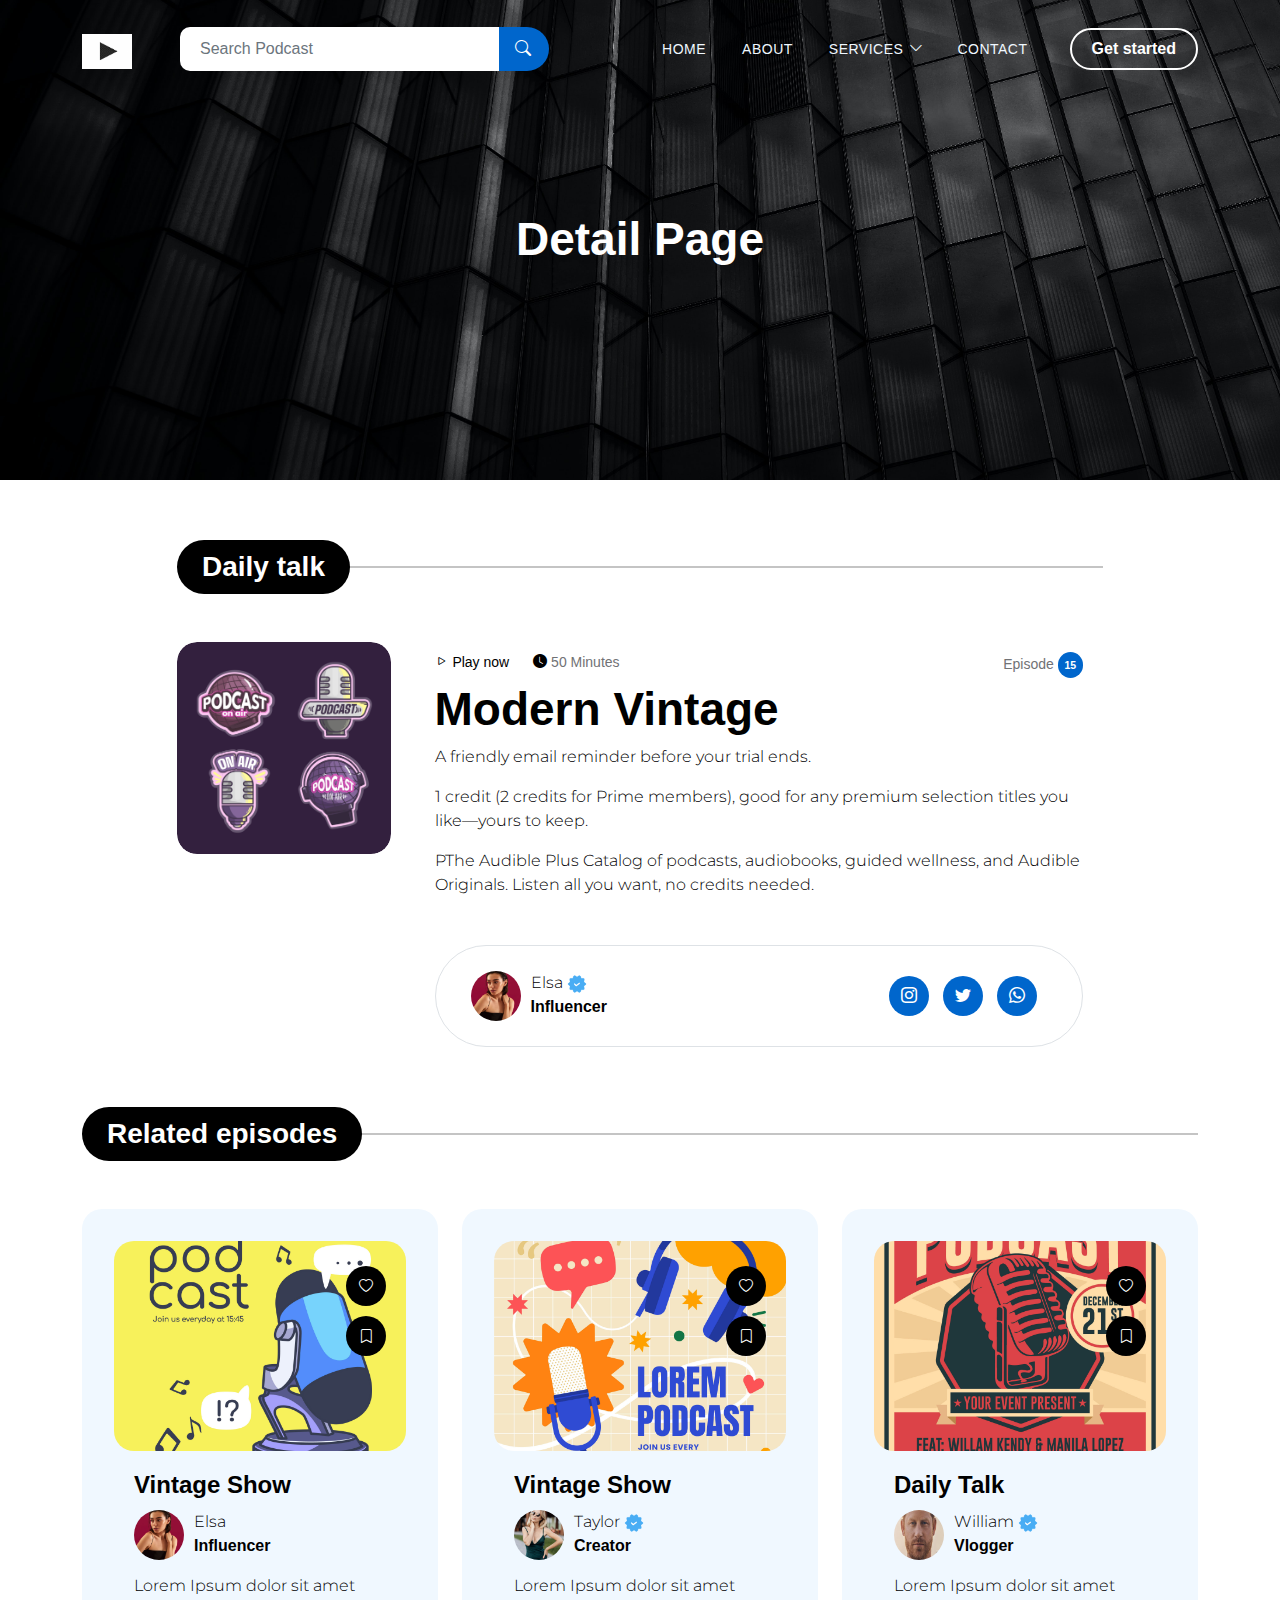
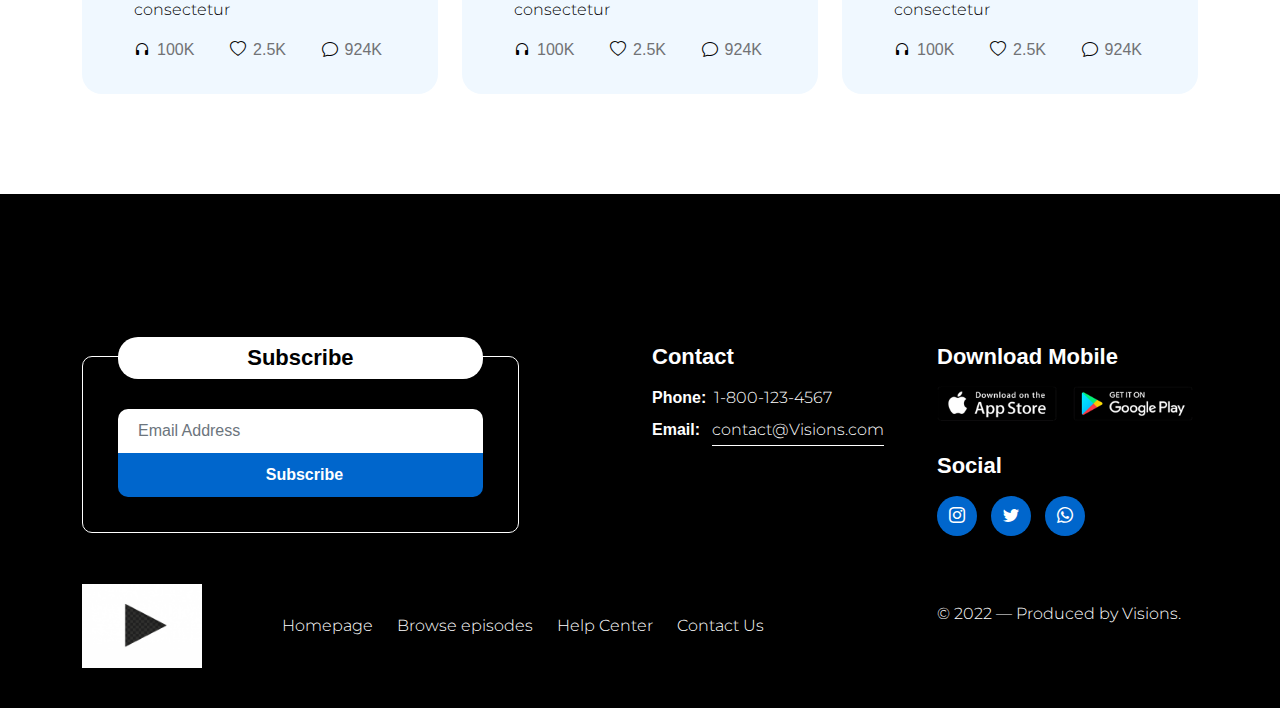
<file: detail-page.html>
<!doctype html>
<html lang="en">
    <head>
        <meta charset="utf-8">
        <meta name="viewport" content="width=device-width, initial-scale=1">

        <meta name="description" content="">
        <meta name="author" content="">

        <title>Details</title>

        <!-- CSS FILES -->        
        <link rel="preconnect" href="https://fonts.googleapis.com">
        
        <link rel="preconnect" href="https://fonts.gstatic.com" crossorigin>

        <link href="https://fonts.googleapis.com/css2?family=Montserrat:wght@300;400&family=Sono:wght@200;300;400;500;700&display=swap" rel="stylesheet">
                        
        <link rel="stylesheet" href="css/bootstrap.min.css">

        <link rel="stylesheet" href="css/bootstrap-icons.css">

        <link rel="stylesheet" href="css/owl.carousel.min.css">
        
        <link rel="stylesheet" href="css/owl.theme.default.min.css">

        <link href="css/templatemo-pod-talk.css" rel="stylesheet">

    </head>
    
    <body>

        <main>

            <nav class="navbar navbar-expand-lg">
                <div class="container">
                    <a class="navbar-brand me-lg-5 me-0" href="index.html">
                        <img src="images/logo.png" class="logo-image img-fluid" alt="templatemo pod talk">
                    </a>

                    <form action="#" method="get" class="custom-form search-form flex-fill me-3" role="search">
                        <div class="input-group input-group-lg">    
                            <input name="search" type="search" class="form-control" id="search" placeholder="Search Podcast" aria-label="Search">

                            <button type="submit" class="form-control" id="submit">
                                <i class="bi-search"></i>
                            </button>
                        </div>
                    </form>
    
                    <button class="navbar-toggler" type="button" data-bs-toggle="collapse" data-bs-target="#navbarNav" aria-controls="navbarNav" aria-expanded="false" aria-label="Toggle navigation">
                        <span class="navbar-toggler-icon"></span>
                    </button>
    
                    <div class="collapse navbar-collapse" id="navbarNav">
                        <ul class="navbar-nav ms-lg-auto">
                            <li class="nav-item">
                                <a class="nav-link" href="index.html">Home</a>
                            </li>

                            <li class="nav-item">
                                <a class="nav-link" href="about.html">About</a>
                            </li>

                            <li class="nav-item dropdown">
                                <a class="nav-link dropdown-toggle" href="#" id="navbarLightDropdownMenuLink" role="button" data-bs-toggle="dropdown" aria-expanded="false">SERVICES</a>

                                <ul class="dropdown-menu dropdown-menu-light" aria-labelledby="navbarLightDropdownMenuLink">
                                    <li><a class="dropdown-item" href="listing-page.html">Listen</a></li>

                                    <li><a class="dropdown-item active" href="detail-page.html">Detail Page</a></li>
                                </ul>
                            </li>
    
                            <li class="nav-item">
                                <a class="nav-link" href="contact.html">Contact</a>
                            </li>
                        </ul>

                        <div class="ms-4">
                            <a href="#section_2" class="btn custom-btn custom-border-btn smoothscroll">Get started</a>
                        </div>
                    </div>
                </div>
            </nav>
            

             <header class="site-header d-flex flex-column justify-content-center align-items-center">
                <div class="container">
                    <div class="row">

                        <div class="col-lg-12 col-12 text-center">

                            <h2 class="mb-0">Detail Page</h2>
                        </div>

                    </div>
                </div>
            </header>


            <section class="latest-podcast-section section-padding pb-0" id="section_2">
                <div class="container">
                    <div class="row justify-content-center">

                        <div class="col-lg-10 col-12">
                            <div class="section-title-wrap mb-5">
                                <h4 class="section-title">Daily talk</h4>
                            </div>

                            <div class="row">
                                <div class="col-lg-3 col-12">
                                    <div class="custom-block-icon-wrap">
                                        <div class="custom-block-image-wrap custom-block-image-detail-page">
                                            <img src="images/podcast/11683425_4790593.jpg" class="custom-block-image img-fluid" alt="">
                                        </div>
                                    </div>
                                </div>

                                <div class="col-lg-9 col-12">
                                    <div class="custom-block-info">
                                        <div class="custom-block-top d-flex mb-1">
                                            <small class="me-4">
                                                <a href="#">
                                                    <i class="bi-play"></i>
                                                    Play now
                                                </a>
                                            </small>

                                            <small>
                                                <i class="bi-clock-fill custom-icon"></i>
                                                50 Minutes
                                            </small>

                                            <small class="ms-auto">Episode <span class="badge">15</span></small>
                                        </div>

                                        <h2 class="mb-2">Modern Vintage</h2>

                                        <p>A friendly email reminder before your trial ends.</p>

                                        <p>1 credit (2 credits for Prime members), good for any premium
                                            selection titles you like—yours to keep.</p>

                                        <p>PThe Audible Plus Catalog of podcasts, audiobooks, guided wellness,
                                            and Audible Originals. Listen all you want, no credits needed.</p>

                                        <div class="profile-block profile-detail-block d-flex flex-wrap align-items-center mt-5">
                                            <div class="d-flex mb-3 mb-lg-0 mb-md-0">
                                                <img src="images/profile/woman-posing-black-dress-medium-shot.jpg" class="profile-block-image img-fluid" alt="">

                                                <p>
                                                    Elsa
                                                    <img src="images/verified.png" class="verified-image img-fluid" alt="">
                                                    <strong>Influencer</strong>
                                                </p>
                                            </div>

                                            <ul class="social-icon ms-lg-auto ms-md-auto">
                                                <li class="social-icon-item">
                                                    <a href="#" class="social-icon-link bi-instagram"></a>
                                                </li>

                                                <li class="social-icon-item">
                                                    <a href="#" class="social-icon-link bi-twitter"></a>
                                                </li>

                                                <li class="social-icon-item">
                                                    <a href="#" class="social-icon-link bi-whatsapp"></a>
                                                </li>
                                            </ul>
                                        </div>
                                    </div>
                                </div>
                            </div>
                        </div>

                    </div>
                </div>
            </section>


            <section class="related-podcast-section section-padding">
                <div class="container">
                    <div class="row">

                        <div class="col-lg-12 col-12">
                            <div class="section-title-wrap mb-5">
                                <h4 class="section-title">Related episodes</h4>
                            </div>
                        </div>

                        <div class="col-lg-4 col-12 mb-4 mb-lg-0">
                            <div class="custom-block custom-block-full">
                                <div class="custom-block-image-wrap">
                                    <a href="detail-page.html">
                                        <img src="images/podcast/27376480_7326766.jpg" class="custom-block-image img-fluid" alt="">
                                    </a>
                                </div>

                                <div class="custom-block-info">
                                    <h5 class="mb-2">
                                        <a href="detail-page.html">
                                            Vintage Show
                                        </a>
                                    </h5>

                                    <div class="profile-block d-flex">
                                        <img src="images/profile/woman-posing-black-dress-medium-shot.jpg" class="profile-block-image img-fluid" alt="">

                                        <p>Elsa
                                            <strong>Influencer</strong></p>
                                    </div>

                                    <p class="mb-0">Lorem Ipsum dolor sit amet consectetur</p>

                                    <div class="custom-block-bottom d-flex justify-content-between mt-3">
                                        <a href="#" class="bi-headphones me-1">
                                            <span>100k</span>
                                        </a>

                                        <a href="#" class="bi-heart me-1">
                                            <span>2.5k</span>
                                        </a>

                                        <a href="#" class="bi-chat me-1">
                                            <span>924k</span>
                                        </a>
                                    </div>
                                </div>

                                <div class="social-share d-flex flex-column ms-auto">
                                    <a href="#" class="badge ms-auto">
                                        <i class="bi-heart"></i>
                                    </a>

                                    <a href="#" class="badge ms-auto">
                                        <i class="bi-bookmark"></i>
                                    </a>
                                </div>
                            </div>
                        </div>

                        <div class="col-lg-4 col-12 mb-4 mb-lg-0">
                            <div class="custom-block custom-block-full">
                                <div class="custom-block-image-wrap">
                                    <a href="detail-page.html">
                                        <img src="images/podcast/27670664_7369753.jpg" class="custom-block-image img-fluid" alt="">
                                    </a>
                                </div>

                                <div class="custom-block-info">
                                    <h5 class="mb-2">
                                        <a href="detail-page.html">
                                            Vintage Show
                                        </a>
                                    </h5>

                                    <div class="profile-block d-flex">
                                        <img src="images/profile/cute-smiling-woman-outdoor-portrait.jpg" class="profile-block-image img-fluid" alt="">

                                        <p>
                                            Taylor
                                            <img src="images/verified.png" class="verified-image img-fluid" alt="">
                                            <strong>Creator</strong>
                                        </p>
                                    </div>

                                    <p class="mb-0">Lorem Ipsum dolor sit amet consectetur</p>

                                    <div class="custom-block-bottom d-flex justify-content-between mt-3">
                                        <a href="#" class="bi-headphones me-1">
                                            <span>100k</span>
                                        </a>

                                        <a href="#" class="bi-heart me-1">
                                            <span>2.5k</span>
                                        </a>

                                        <a href="#" class="bi-chat me-1">
                                            <span>924k</span>
                                        </a>
                                    </div>
                                </div>

                                <div class="social-share d-flex flex-column ms-auto">
                                    <a href="#" class="badge ms-auto">
                                        <i class="bi-heart"></i>
                                    </a>

                                    <a href="#" class="badge ms-auto">
                                        <i class="bi-bookmark"></i>
                                    </a>
                                </div>
                            </div>
                        </div>

                        <div class="col-lg-4 col-12">
                            <div class="custom-block custom-block-full">
                                <div class="custom-block-image-wrap">
                                    <a href="detail-page.html">
                                        <img src="images/podcast/12577967_02.jpg" class="custom-block-image img-fluid" alt="">
                                    </a>
                                </div>

                                <div class="custom-block-info">
                                    <h5 class="mb-2">
                                        <a href="detail-page.html">
                                            Daily Talk
                                        </a>
                                    </h5>

                                    <div class="profile-block d-flex">
                                        <img src="images/profile/handsome-asian-man-Listen-music-through-headphones.jpg" class="profile-block-image img-fluid" alt="">

                                        <p>
                                            William
                                            <img src="images/verified.png" class="verified-image img-fluid" alt="">
                                            <strong>Vlogger</strong></p>
                                    </div>

                                    <p class="mb-0">Lorem Ipsum dolor sit amet consectetur</p>

                                    <div class="custom-block-bottom d-flex justify-content-between mt-3">
                                        <a href="#" class="bi-headphones me-1">
                                            <span>100k</span>
                                        </a>

                                        <a href="#" class="bi-heart me-1">
                                            <span>2.5k</span>
                                        </a>

                                        <a href="#" class="bi-chat me-1">
                                            <span>924k</span>
                                        </a>
                                    </div>
                                </div>

                                <div class="social-share d-flex flex-column ms-auto">
                                    <a href="#" class="badge ms-auto">
                                        <i class="bi-heart"></i>
                                    </a>

                                    <a href="#" class="badge ms-auto">
                                        <i class="bi-bookmark"></i>
                                    </a>
                                </div>
                            </div>
                        </div>

                    </div>
                </div>
            </section>
        </main>


        <footer class="site-footer">
            <div class="container">
                <div class="row">

                    <div class="col-lg-6 col-12 mb-5 mb-lg-0">
                        <div class="subscribe-form-wrap">
                            <h6>Subscribe</h6>

                            <form class="custom-form subscribe-form" action="#" method="get" role="form">
                                <input type="email" name="subscribe-email" id="subscribe-email" pattern="[^ @]*@[^ @]*" class="form-control" placeholder="Email Address" required="">

                                <div class="col-lg-12 col-12">
                                    <button type="submit" class="form-control" id="submit">Subscribe</button>
                                </div>
                            </form>
                        </div>
                    </div>

                    <div class="col-lg-3 col-md-6 col-12 mb-4 mb-md-0 mb-lg-0">
                        <h6 class="site-footer-title mb-3">Contact</h6>

                        <p class="mb-2"><strong class="d-inline me-2">Phone:</strong>1-800-123-4567</p>

                        <p>
                            <strong class="d-inline me-2">Email:</strong>
                            <a href="#">contact@Visions.com</a> 
                        </p>
                    </div>

                    <div class="col-lg-3 col-md-6 col-12">
                        <h6 class="site-footer-title mb-3">Download Mobile</h6>

                        <div class="site-footer-thumb mb-4 pb-2">
                            <div class="d-flex flex-wrap">
                                <a href="#">
                                    <img src="images/app-store.png" class="me-3 mb-2 mb-lg-0 img-fluid" alt="">
                                </a>

                                <a href="#">
                                    <img src="images/play-store.png" class="img-fluid" alt="">
                                </a>
                            </div>
                        </div>

                        <h6 class="site-footer-title mb-3">Social</h6>

                        <ul class="social-icon">
                            <li class="social-icon-item">
                                <a href="#" class="social-icon-link bi-instagram"></a>
                            </li>

                            <li class="social-icon-item">
                                <a href="#" class="social-icon-link bi-twitter"></a>
                            </li>

                            <li class="social-icon-item">
                                <a href="#" class="social-icon-link bi-whatsapp"></a>
                            </li>
                        </ul>
                    </div>

                </div>
            </div>

            <div class="container pt-5">
                <div class="row align-items-center">

                    <div class="col-lg-2 col-md-3 col-12">
                        <a class="navbar-brand" href="index.html">
                            <img src="images/logo.png" class="logo-image img-fluid" alt="templatemo pod talk">
                        </a>
                    </div>

                    <div class="col-lg-7 col-md-9 col-12">
                        <ul class="site-footer-links">
                            <li class="site-footer-link-item">
                                <a href="#" class="site-footer-link">Homepage</a>
                            </li>

                            <li class="site-footer-link-item">
                                <a href="#" class="site-footer-link">Browse episodes</a>
                            </li>

                            <li class="site-footer-link-item">
                                <a href="#" class="site-footer-link">Help Center</a>
                            </li>

                            <li class="site-footer-link-item">
                                <a href="#" class="site-footer-link">Contact Us</a>
                            </li>
                        </ul>
                    </div>

                    <div class="col-lg-3 col-12">
                        <p class="copyright-text mb-0">© 2022 — Produced by Visions.
                        <br><br>
                    </div>
                </div>
            </div>
        </footer>


        <!-- JAVASCRIPT FILES -->
        <script src="js/jquery.min.js"></script>
        <script src="js/bootstrap.bundle.min.js"></script>
        <script src="js/owl.carousel.min.js"></script>
        <script src="js/custom.js"></script>

    </body>
</html>
</file>
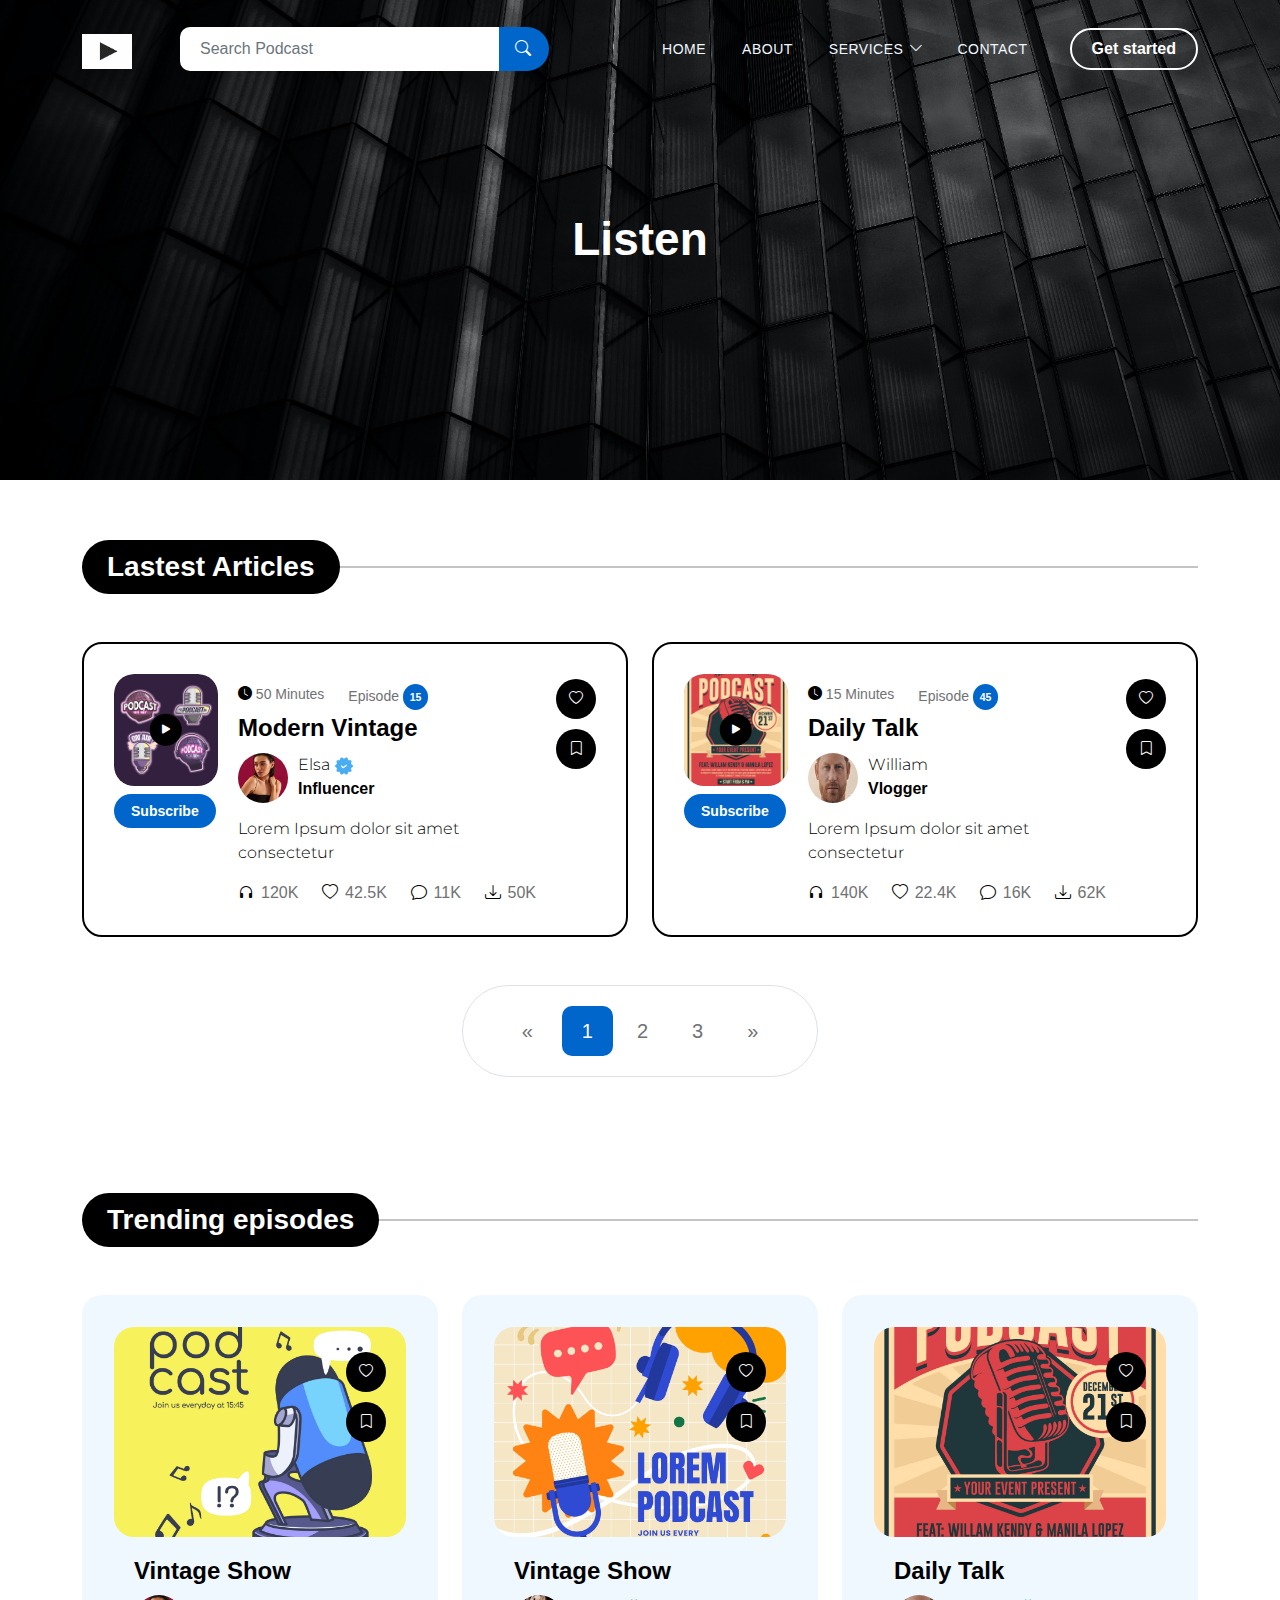
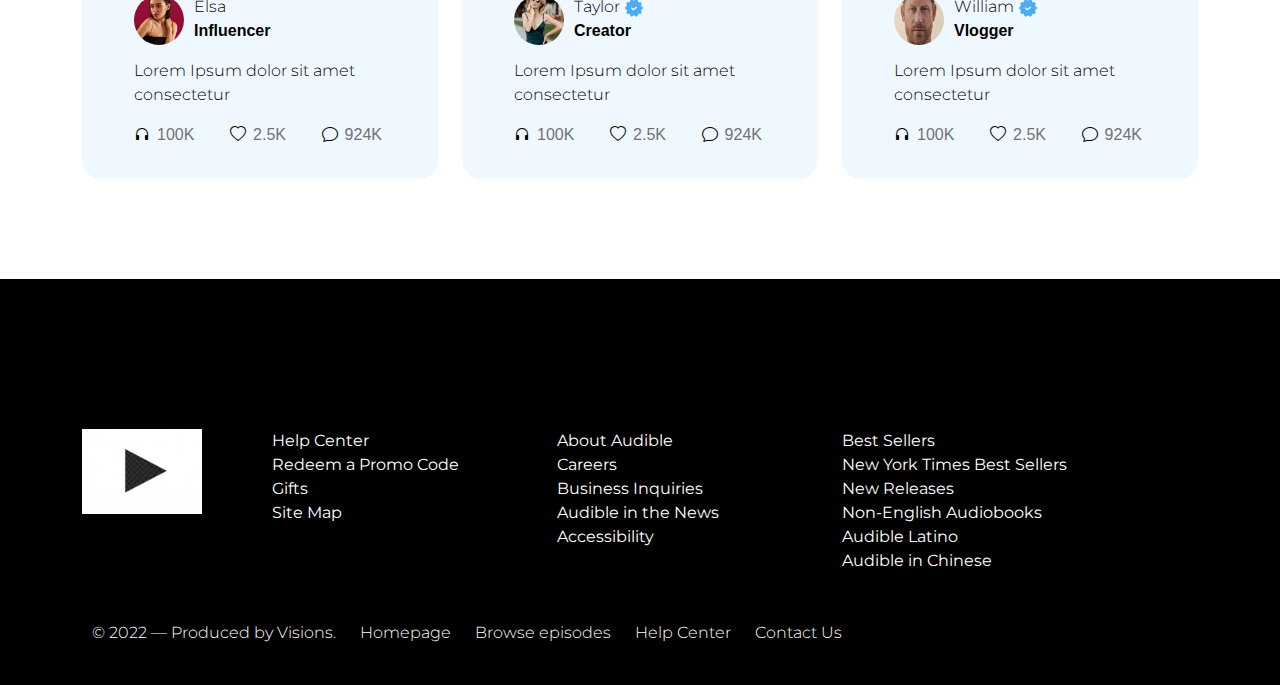
<file: listing-page.html>
<!doctype html>
<html lang="en">
    <head>
        <meta charset="utf-8">
        <meta name="viewport" content="width=device-width, initial-scale=1">

        <meta name="description" content="">
        <meta name="author" content="">

        <title>Visions - Listen</title>

        <!-- CSS FILES -->        
        <link rel="preconnect" href="https://fonts.googleapis.com">
        
        <link rel="preconnect" href="https://fonts.gstatic.com" crossorigin>

        <link href="https://fonts.googleapis.com/css2?family=Montserrat:wght@300;400&family=Sono:wght@200;300;400;500;700&display=swap" rel="stylesheet">
                        
        <link rel="stylesheet" href="css/bootstrap.min.css">

        <link rel="stylesheet" href="css/bootstrap-icons.css">

        <link rel="stylesheet" href="css/owl.carousel.min.css">
        
        <link rel="stylesheet" href="css/owl.theme.default.min.css">

        <link href="css/templatemo-pod-talk.css" rel="stylesheet">

    </head>
    
    <body>

        <main>

            <nav class="navbar navbar-expand-lg">
                <div class="container">
                    <a class="navbar-brand me-lg-5 me-0" href="index.html">
                        <img src="images/logo.png" class="logo-image img-fluid" alt="templatemo pod talk">
                    </a>

                    <form action="#" method="get" class="custom-form search-form flex-fill me-3" role="search">
                        <div class="input-group input-group-lg">    
                            <input name="search" type="search" class="form-control" id="search" placeholder="Search Podcast" aria-label="Search">

                            <button type="submit" class="form-control" id="submit">
                                <i class="bi-search"></i>
                            </button>
                        </div>
                    </form>
    
                    <button class="navbar-toggler" type="button" data-bs-toggle="collapse" data-bs-target="#navbarNav" aria-controls="navbarNav" aria-expanded="false" aria-label="Toggle navigation">
                        <span class="navbar-toggler-icon"></span>
                    </button>
    
                    <div class="collapse navbar-collapse" id="navbarNav">
                        <ul class="navbar-nav ms-lg-auto">
                            <li class="nav-item">
                                <a class="nav-link" href="index.html">Home</a>
                            </li>

                            <li class="nav-item">
                                <a class="nav-link" href="about.html">About</a>
                            </li>

                            <li class="nav-item dropdown">
                                <a class="nav-link dropdown-toggle" href="#" id="navbarLightDropdownMenuLink" role="button" data-bs-toggle="dropdown" aria-expanded="false">SERVICES</a>

                                <ul class="dropdown-menu dropdown-menu-light" aria-labelledby="navbarLightDropdownMenuLink">
                                    <li><a class="dropdown-item active" href="listing-page.html">Listen</a></li>

                                    <li><a class="dropdown-item" href="detail-page.html">Detail Page</a></li>
                                </ul>
                            </li>
    
                            <li class="nav-item">
                                <a class="nav-link" href="contact.html">Contact</a>
                            </li>
                        </ul>

                        <div class="ms-4">
                            <a href="#section_2" class="btn custom-btn custom-border-btn smoothscroll">Get started</a>
                        </div>
                    </div>
                </div>
            </nav>
            

             <header class="site-header d-flex flex-column justify-content-center align-items-center">
                <div class="container">
                    <div class="row">

                        <div class="col-lg-12 col-12 text-center">

                            <h2 class="mb-0">Listen</h2>
                        </div>

                    </div>
                </div>
            </header>


            <section class="latest-podcast-section section-padding" id="section_2">
                <div class="container">
                    <div class="row justify-content-center">

                        <div class="col-lg-12 col-12">
                            <div class="section-title-wrap mb-5">
                                <h4 class="section-title">Lastest Articles</h4>
                            </div>
                        </div>

                        <div class="col-lg-6 col-12 mb-4 mb-lg-0">
                            <div class="custom-block d-flex">
                                <div class="">
                                    <div class="custom-block-icon-wrap">
                                        <div class="section-overlay"></div>
                                        <a href="detail-page.html" class="custom-block-image-wrap">
                                            <img src="images/podcast/11683425_4790593.jpg" class="custom-block-image img-fluid" alt="">

                                            <a href="#" class="custom-block-icon">
                                                <i class="bi-play-fill"></i>
                                            </a>
                                        </a>
                                    </div>

                                    <div class="mt-2">
                                        <a href="#" class="btn custom-btn">
                                            Subscribe
                                        </a>
                                    </div>
                                </div>

                                <div class="custom-block-info">
                                    <div class="custom-block-top d-flex mb-1">
                                        <small class="me-4">
                                            <i class="bi-clock-fill custom-icon"></i>
                                            50 Minutes
                                        </small>

                                        <small>Episode <span class="badge">15</span></small>
                                    </div>

                                    <h5 class="mb-2">
                                        <a href="detail-page.html">
                                            Modern Vintage
                                        </a>
                                    </h5>

                                    <div class="profile-block d-flex">
                                        <img src="images/profile/woman-posing-black-dress-medium-shot.jpg" class="profile-block-image img-fluid" alt="">

                                        <p>
                                            Elsa
                                            <img src="images/verified.png" class="verified-image img-fluid" alt="">
                                            <strong>Influencer</strong></p>
                                    </div>

                                    <p class="mb-0">Lorem Ipsum dolor sit amet consectetur</p>

                                    <div class="custom-block-bottom d-flex justify-content-between mt-3">
                                        <a href="#" class="bi-headphones me-1">
                                            <span>120k</span>
                                        </a>

                                        <a href="#" class="bi-heart me-1">
                                            <span>42.5k</span>
                                        </a>

                                        <a href="#" class="bi-chat me-1">
                                            <span>11k</span>
                                        </a>

                                        <a href="#" class="bi-download">
                                            <span>50k</span>
                                        </a>
                                    </div>
                                </div>

                                <div class="d-flex flex-column ms-auto">
                                    <a href="#" class="badge ms-auto">
                                        <i class="bi-heart"></i>
                                    </a>

                                    <a href="#" class="badge ms-auto">
                                        <i class="bi-bookmark"></i>
                                    </a>
                                </div>
                            </div>
                        </div>

                        <div class="col-lg-6 col-12">
                            <div class="custom-block d-flex">
                                <div class="">
                                    <div class="custom-block-icon-wrap">
                                        <div class="section-overlay"></div>
                                        <a href="detail-page.html" class="custom-block-image-wrap">
                                            <img src="images/podcast/12577967_02.jpg" class="custom-block-image img-fluid" alt="">

                                            <a href="#" class="custom-block-icon">
                                                <i class="bi-play-fill"></i>
                                            </a>
                                        </a>
                                    </div>

                                    <div class="mt-2">
                                        <a href="#" class="btn custom-btn">
                                            Subscribe
                                        </a>
                                    </div>
                                </div>

                                <div class="custom-block-info">
                                    <div class="custom-block-top d-flex mb-1">
                                        <small class="me-4">
                                            <i class="bi-clock-fill custom-icon"></i>
                                            15 Minutes
                                        </small>

                                        <small>Episode <span class="badge">45</span></small>
                                    </div>

                                    <h5 class="mb-2">
                                        <a href="detail-page.html">
                                            Daily Talk
                                        </a>
                                    </h5>

                                    <div class="profile-block d-flex">
                                        <img src="images/profile/handsome-asian-man-Listen-music-through-headphones.jpg" class="profile-block-image img-fluid" alt="">

                                        <p>William
                                            <strong>Vlogger</strong></p>
                                    </div>

                                    <p class="mb-0">Lorem Ipsum dolor sit amet consectetur</p>

                                    <div class="custom-block-bottom d-flex justify-content-between mt-3">
                                        <a href="#" class="bi-headphones me-1">
                                            <span>140k</span>
                                        </a>

                                        <a href="#" class="bi-heart me-1">
                                            <span>22.4k</span>
                                        </a>

                                        <a href="#" class="bi-chat me-1">
                                            <span>16k</span>
                                        </a>

                                        <a href="#" class="bi-download">
                                            <span>62k</span>
                                        </a>
                                    </div>
                                </div>

                                <div class="d-flex flex-column ms-auto">
                                    <a href="#" class="badge ms-auto">
                                        <i class="bi-heart"></i>
                                    </a>

                                    <a href="#" class="badge ms-auto">
                                        <i class="bi-bookmark"></i>
                                    </a>
                                </div>
                            </div>
                        </div>

                        <div class="col-lg-4 col-12 mx-auto">
                            <nav aria-label="Page navigation example">
                                <ul class="pagination pagination-lg justify-content-center mt-5">
                                    <li class="page-item">
                                        <a class="page-link" href="#" aria-label="Previous">
                                            <span aria-hidden="true">&laquo;</span>
                                        </a>
                                    </li>

                                    <li class="page-item active"><a class="page-link" href="#">1</a></li>

                                    <li class="page-item"><a class="page-link" href="#">2</a></li>

                                    <li class="page-item"><a class="page-link" href="#">3</a></li>

                                    <li class="page-item">
                                        <a class="page-link" href="#" aria-label="Next">
                                            <span aria-hidden="true">&raquo;</span>
                                        </a>
                                    </li>
                                </ul>
                            </nav>
                        </div>

                    </div>
                </div>
            </section>


            <section class="trending-podcast-section section-padding pt-0">
                <div class="container">
                    <div class="row">

                        <div class="col-lg-12 col-12">
                            <div class="section-title-wrap mb-5">
                                <h4 class="section-title">Trending episodes</h4>
                            </div>
                        </div>

                        <div class="col-lg-4 col-12 mb-4 mb-lg-0">
                            <div class="custom-block custom-block-full">
                                <div class="custom-block-image-wrap">
                                    <a href="detail-page.html">
                                        <img src="images/podcast/27376480_7326766.jpg" class="custom-block-image img-fluid" alt="">
                                    </a>
                                </div>

                                <div class="custom-block-info">
                                    <h5 class="mb-2">
                                        <a href="detail-page.html">
                                            Vintage Show
                                        </a>
                                    </h5>

                                    <div class="profile-block d-flex">
                                        <img src="images/profile/woman-posing-black-dress-medium-shot.jpg" class="profile-block-image img-fluid" alt="">

                                        <p>Elsa
                                            <strong>Influencer</strong></p>
                                    </div>

                                    <p class="mb-0">Lorem Ipsum dolor sit amet consectetur</p>

                                    <div class="custom-block-bottom d-flex justify-content-between mt-3">
                                        <a href="#" class="bi-headphones me-1">
                                            <span>100k</span>
                                        </a>

                                        <a href="#" class="bi-heart me-1">
                                            <span>2.5k</span>
                                        </a>

                                        <a href="#" class="bi-chat me-1">
                                            <span>924k</span>
                                        </a>
                                    </div>
                                </div>

                                <div class="social-share d-flex flex-column ms-auto">
                                    <a href="#" class="badge ms-auto">
                                        <i class="bi-heart"></i>
                                    </a>

                                    <a href="#" class="badge ms-auto">
                                        <i class="bi-bookmark"></i>
                                    </a>
                                </div>
                            </div>
                        </div>

                        <div class="col-lg-4 col-12 mb-4 mb-lg-0">
                            <div class="custom-block custom-block-full">
                                <div class="custom-block-image-wrap">
                                    <a href="detail-page.html">
                                        <img src="images/podcast/27670664_7369753.jpg" class="custom-block-image img-fluid" alt="">
                                    </a>
                                </div>

                                <div class="custom-block-info">
                                    <h5 class="mb-2">
                                        <a href="detail-page.html">
                                            Vintage Show
                                        </a>
                                    </h5>

                                    <div class="profile-block d-flex">
                                        <img src="images/profile/cute-smiling-woman-outdoor-portrait.jpg" class="profile-block-image img-fluid" alt="">

                                        <p>
                                            Taylor
                                            <img src="images/verified.png" class="verified-image img-fluid" alt="">
                                            <strong>Creator</strong>
                                        </p>
                                    </div>

                                    <p class="mb-0">Lorem Ipsum dolor sit amet consectetur</p>

                                    <div class="custom-block-bottom d-flex justify-content-between mt-3">
                                        <a href="#" class="bi-headphones me-1">
                                            <span>100k</span>
                                        </a>

                                        <a href="#" class="bi-heart me-1">
                                            <span>2.5k</span>
                                        </a>

                                        <a href="#" class="bi-chat me-1">
                                            <span>924k</span>
                                        </a>
                                    </div>
                                </div>

                                <div class="social-share d-flex flex-column ms-auto">
                                    <a href="#" class="badge ms-auto">
                                        <i class="bi-heart"></i>
                                    </a>

                                    <a href="#" class="badge ms-auto">
                                        <i class="bi-bookmark"></i>
                                    </a>
                                </div>
                            </div>
                        </div>

                        <div class="col-lg-4 col-12">
                            <div class="custom-block custom-block-full">
                                <div class="custom-block-image-wrap">
                                    <a href="detail-page.html">
                                        <img src="images/podcast/12577967_02.jpg" class="custom-block-image img-fluid" alt="">
                                    </a>
                                </div>

                                <div class="custom-block-info">
                                    <h5 class="mb-2">
                                        <a href="detail-page.html">
                                            Daily Talk
                                        </a>
                                    </h5>

                                    <div class="profile-block d-flex">
                                        <img src="images/profile/handsome-asian-man-Listen-music-through-headphones.jpg" class="profile-block-image img-fluid" alt="">

                                        <p>
                                            William
                                            <img src="images/verified.png" class="verified-image img-fluid" alt="">
                                            <strong>Vlogger</strong></p>
                                    </div>

                                    <p class="mb-0">Lorem Ipsum dolor sit amet consectetur</p>

                                    <div class="custom-block-bottom d-flex justify-content-between mt-3">
                                        <a href="#" class="bi-headphones me-1">
                                            <span>100k</span>
                                        </a>

                                        <a href="#" class="bi-heart me-1">
                                            <span>2.5k</span>
                                        </a>

                                        <a href="#" class="bi-chat me-1">
                                            <span>924k</span>
                                        </a>
                                    </div>
                                </div>

                                <div class="social-share d-flex flex-column ms-auto">
                                    <a href="#" class="badge ms-auto">
                                        <i class="bi-heart"></i>
                                    </a>

                                    <a href="#" class="badge ms-auto">
                                        <i class="bi-bookmark"></i>
                                    </a>
                                </div>
                            </div>
                        </div>

                    </div>
                </div>
            </section>
        </main>



        <footer class="site-footer">   
            <div class="container">
                <div class="row">
        
                    <div class="col-lg-2 col-md-6 col-12 mb-4 mb-md-0 mb-lg-0">
                    <div class="col-lg-12 col-md-3 col-12">
                        <a class="navbar-brand" href="index.html">
                            <img src="images/logo.png" class="logo-image img-fluid" alt="templatemo pod talk">
                        </a>
                    </div>
                    </div>
                    <div class="col-lg-3 col-md-6 col-12 mb-4 mb-md-0 mb-lg-0">
                    <div class="wrapper">
                        <div class="footerbox">
                           <a href="#">Help Center</a>
                        </div>
                        <div class="footerbox">
                            <a href="#"> Redeem a Promo Code</a>
                        </div>
                        <div class="footerbox">
                            <a href="#">   Gifts</a>
                        </div>
                        <div class="footerbox">
                            <a href="#">  Site Map</a>
        
                        </div>
                    </div>
                     </div>     
                     <div class="col-lg-3 col-md-6 col-12 mb-4 mb-md-0 mb-lg-0">
                        <div class="wrapper">
                            <div class="footerbox">
                               <a href="#">About Audible</a>
                            </div>
                            <div class="footerbox">
                                <a href="#">Careers</a>
                            </div>
                            <div class="footerbox">
                                <a href="#">Business Inquiries</a>
                            </div>
                            <div class="footerbox">
                                <a href="#">Audible in the News</a>
        
                            </div>
                            <div class="footerbox">
                                <a href="#">Accessibility</a>
        
                            </div>
                        </div>
                    </div>    
                    
                    <div class="col-lg-3 col-md-6 col-12 mb-4 mb-md-0 mb-lg-0">
                        <div class="wrapper">
                            <div class="footerbox">
                               <a href="#">Best Sellers </a>
                            </div>
                            <div class="footerbox">
                                <a href="#">New York Times Best Sellers</a>
                            </div>
                            <div class="footerbox">
                                <a href="#">New Releases</a>
                            </div>
                            <div class="footerbox">
                                <a href="#">Non-English Audiobooks</a>
        
                            </div>
                            <div class="footerbox">
                                <a href="#">Audible Latino</a>
                            </div>
                            <div class="footerbox">
                                <a href="#">Audible in Chinese</a>
                            </div>
                        </div>
                    </div>  
        
        
                   
        
                </div>
            </div>
        
            <div class="container pt-5">
                <div class="row align-items-center">
        
                    <div class="col-lg-12 col-md-9 col-12">
                        <ul class="site-footer-links">
                            <li class="site-footer-link-item">
                                <a href="#" class="site-footer-link">© 2022 — Produced by Visions.</a>
                            </li>
        
                            <li class="site-footer-link-item">
                                <a href="#" class="site-footer-link">Homepage</a>
                            </li>
        
                            <li class="site-footer-link-item">
                                <a href="#" class="site-footer-link">Browse episodes</a>
                            </li>
        
                            <li class="site-footer-link-item">
                                <a href="#" class="site-footer-link">Help Center</a>
                            </li>
        
                            <li class="site-footer-link-item">
                                <a href="#" class="site-footer-link">Contact Us</a>
                            </li>
                        </ul>
                    </div>
        
            
                </div>
            </div>
        </footer>
        

        <!-- JAVASCRIPT FILES -->
        <script src="js/jquery.min.js"></script>
        <script src="js/bootstrap.bundle.min.js"></script>
        <script src="js/owl.carousel.min.js"></script>
        <script src="js/custom.js"></script>

    </body>
</html>
</file>
<file: css/templatemo-pod-talk.css>
.footerbox{
  min-height: 15px;
  color: #FFFFFF;

}
.footerbox a:hover {
  color:  #0066CC;
}
.footerbox a {
  color:  #FFFFFF;
}
.center {
  display: block;
  margin-left: auto;
  margin-right: auto;
 
}




/*---------------------------------------
  CUSTOM PROPERTIES ( VARIABLES )             
-----------------------------------------*/
:root {
  --white-color:                  #ffffff;
  --primary-color:                #000000;
  --secondary-color:              #0066CC;
  --section-bg-color:             #f0f8ff;
  --custom-btn-bg-color:          #0066CC;
  --custom-btn-bg-hover-color:    #1b18b3;
  --dark-color:                   #000000;
  --p-color:                      #717275;
  --border-color:                 #7fffd4;
  --link-hover-color:             #0066CC;

  --body-font-family:             'Montserrat', sans-serif;
  --title-font-family:             sans-serif;

  --h1-font-size:                 58px;
  --h2-font-size:                 46px;
  --h3-font-size:                 32px;
  --h4-font-size:                 28px;
  --h5-font-size:                 24px;
  --h6-font-size:                 22px;
  --p-font-size:                  16px;
  --menu-font-size:               14px;

  --border-radius-large:          100px;
  --border-radius-medium:         20px;
  --border-radius-small:          10px;

  --font-weight-light:            300;
  --font-weight-normal:           400;
  --font-weight-medium:           500;
  --font-weight-semibold:         600;
  --font-weight-bold:             700;
}

body {
  background-color: var(--white-color);
  font-family: var(--body-font-family); 
}


/*---------------------------------------
  TYPOGRAPHY               
-----------------------------------------*/

h2,
h3,
h4,
h5,
h6 {
  color: var(--dark-color);
}

h1,
h2,
h3,
h4,
h5,
h6 {
  font-family: var(--title-font-family); 
  font-weight: var(--font-weight-semibold);
}

h1 {
  font-size: var(--h1-font-size);
  font-weight: var(--font-weight-bold);
}

h2 {
  font-size: var(--h2-font-size);
  font-weight: var(--font-weight-bold);
}

h3 {
  font-size: var(--h3-font-size);
}

h4 {
  font-size: var(--h4-font-size);
}

h5 {
  font-size: var(--h5-font-size);
}

h6 {
  font-size: var(--h6-font-size);
}

p {
  color: var(--dark-color);
  font-size: var(--p-font-size);
  font-weight: var(--font-weight-light);
}

ul li {
  color: var(--p-color);
  font-size: var(--p-font-size);
  font-weight: var(--font-weight-light);
}

a, 
button {
  touch-action: manipulation;
  transition: all 0.3s;
}

a {
  display: inline-block;
  color: var(--primary-color);
  text-decoration: none;
}

a:hover {
  color: var(--link-hover-color);
}

b,
strong {
  font-weight: var(--font-weight-bold);
}

::selection {
  background-color: var(--primary-color);
  color: var(--white-color);
}


/*---------------------------------------
  SECTION               
-----------------------------------------*/
.section-title-wrap {
  position: relative;
}

.section-title-wrap::after {
  content: "";
  background: rgb(196, 196, 196);
  width: 100%;
  height: 2px;
  position: absolute;
  top: 50%;
  left: 50%;
  transform: translate(-50%, -50%);
  pointer-events: none;
}

.section-title {
  color: white;
  background:black;
  border-radius: var(--border-radius-large);
  display: inline-block;
  position: relative;
  z-index: 2;
  margin-bottom: 0;
  padding: 10px 25px;
}

.section-padding {
  padding-top: 60px;
  padding-bottom: 100px;
}
.iconmargin{
  margin: 30px;
}
.insidesectionmargin{
  margin: 50px;
}
main {
  position: relative;
  z-index: 1;
}

.section-bg {
  background-color: var(--section-bg-color);
}

.section-overlay {
  background-color: var(--primary-color);
  position: absolute;
  top: 0;
  left: 0;
  pointer-events: none;
  width: 100%;
  height: 100%;
  opacity: 0.85;
}

.section-overlay + .container {
  position: relative;
}


/*---------------------------------------
  CUSTOM ICON COLOR               
-----------------------------------------*/
.custom-icon {
  color: var(--primary-color);
}


/*---------------------------------------
  CUSTOM BUTTON               
-----------------------------------------*/
.custom-btn {
  background: var(--custom-btn-bg-color);
  border: 2px solid transparent;
  border-radius: var(--border-radius-large);
  color: var(--white-color);
  font-family: var(--title-font-family);
  font-size: var(--p-font-size);
  font-weight: var(--font-weight-semibold);
  line-height: normal;
  transition: all 0.3s;
  padding: 10px 20px;
}

.custom-btn:hover {
  background: var(--custom-btn-bg-hover-color);
  color: var(--white-color);
}

.custom-border-btn {
  background: transparent;
  border: 2px solid var(--custom-btn-bg-color);
  color: var(--custom-btn-bg-color);
}

.custom-border-btn:hover {
  background: var(--custom-btn-bg-color);
  border-color: transparent;
  color: var(--primary-color);
}

.custom-btn-bg-white {
  border-color: var(--white-color);
  color: var(--white-color);
}


/*---------------------------------------
  SITE HEADER              
-----------------------------------------*/
.site-header {
  background-image: url('../images/back.jpg'), linear-gradient(#348CD2, #FFFFFF);
  background-repeat: no-repeat;
  background-size: cover;
  background-position: center;
  min-height: 480px;
  position: relative;
  background-color: #000000;

}

.site-header h2 {
  color: var(--white-color);
}


/*---------------------------------------
  NAVIGATION              
-----------------------------------------*/
.navbar {
  background-color: transparent;
  position: absolute;
  top: 0;
  right: 0;
  left: 0;
  z-index: 9;
  padding-top: 20px;
  padding-bottom: 20px;
}

.navbar .navbar-brand,
.navbar .navbar-brand:hover {
  color: var(--white-color);
}

.navbar .logo-image {
  width: 50px;
}

.logo-image {
  width: 120px;
  height: auto;
}

.navbar-brand,
.navbar-brand:hover {
  font-size: var(--h3-font-size);
  font-weight: var(--font-weight-bold);
  display: inline-block;
}

.navbar-brand span {
  font-family: var(--title-font-family);
}

.navbar-nav .nav-link {
  display: inline-block;
  color: var(--section-bg-color);
  font-family: var(--title-font-family); 
  font-size: var(--menu-font-size);
  font-weight: var(--font-weight-medium);
  text-transform: uppercase;
  letter-spacing: 0.5px;
  position: relative;
  padding-top: 15px;
  padding-bottom: 15px;
}

.navbar-expand-lg .navbar-nav .nav-link {
  padding-right: 18px;
  padding-left: 18px;
}

.navbar-nav .nav-link.active, 
.navbar-nav .nav-link:hover {
  color: var(--secondary-color);
}

.navbar .dropdown-menu {
  background: var(--white-color);
  box-shadow: 0 1rem 3rem rgba(0,0,0,.175);
  border: 0;
  display: inherit;
  opacity: 0;
  min-width: 9rem;
  margin-top: 20px;
  padding: 13px 0 10px 0;
  transition: all 0.3s;
  pointer-events: none;
}

.navbar .dropdown-menu::before {
  content: "";
  width: 0;
  height: 0;
  border-left: 20px solid transparent;
  border-right: 20px solid transparent;
  border-bottom: 15px solid var(--white-color);
  position: absolute;
  top: -10px;
  left: 10px;
}

.navbar .dropdown-item {
  display: inline-block;
  color: var(--p-bg-color);
  font-family: var(--title-font-family); 
  font-size: var(--menu-font-size);
  font-weight: var(--font-weight-medium);
  text-transform: uppercase;
  letter-spacing: 0.5px;
  position: relative;
}

.navbar .dropdown-item.active, 
.navbar .dropdown-item:active,
.navbar .dropdown-item:focus, 
.navbar .dropdown-item:hover {
  background: transparent;
  color: var(--secondary-color);
}

.navbar .dropdown-toggle::after {
  content: "\f282";
  display: inline-block;
  font-family: bootstrap-icons !important;
  font-size: var(--menu-font-size);
  font-style: normal;
  font-weight: normal !important;
  font-variant: normal;
  text-transform: none;
  line-height: 1;
  vertical-align: -.125em;
  -webkit-font-smoothing: antialiased;
  -moz-osx-font-smoothing: grayscale;
  position: relative;
  left: 2px;
  border: 0;
}

@media screen and (min-width: 992px) {
  .imgslider{
    display:inline-block;
       padding: 15px;
       width: 400px;
        height: 270px;
    }
  .footerbox{
    min-height: 15px;
    color: #FFFFFF;
  
  }
  .footerbox a:hover {
    color:  #0066CC;
  }
  .footerbox a {
    color:  #FFFFFF;
  }
  .center {
    display: block;
    margin-left: auto;
    margin-right: auto;
   
  }
  .iconheading{
 
    font-size: 21px;
    font-weight: 400;
  }
  .iconheading2 {
    font-size: 18px;
    margin-top: 10px;
  }
  .iconimage{
    width: 50px;
    height: 50px;
  }
  .onlypadding{
  padding-left: 80px;
  padding-right: 80px;
  }
  .text-center {
   
    text-align: center!important;
    padding-left: 10px;
    padding-right: 10px;
  }
  #imageChange{
    width: 100%;
    height: 565px;
    background-repeat: no-repeat;
    background-size: cover;
    background-position: center;
    min-height: 480px;
    position: relative;
    padding-top: 200px;
    background-blend-mode: multiply;
    background: rgba(0,0,0,.5);
    
  }
  .uppadding{
    padding-top: 20px;
  }
  .headingstyle{
    padding-top: 20px !important;
    font-size: 30px;
    padding-top: 20px;
    padding-bottom: 20px;
    font-weight: 600;
    color: black;
  }
  
  .mtext-left{
    text-align: left;
    padding-left: 90px;
  }
  .navbar .dropdown:hover .dropdown-menu {
    opacity: 1;
    margin-top: 0;
    pointer-events: auto;
  }
}

.navbar .custom-border-btn {
  border-color: var(--white-color);
  color: var(--white-color);
}

.navbar .custom-border-btn:hover {
  background: var(--white-color);
  color: var(--secondary-color);
}

.navbar-toggler {
  border: 0;
  padding: 0;
  cursor: pointer;
  margin: 0;
  width: 30px;
  height: 35px;
  outline: none;
}

.navbar-toggler:focus {
  outline: none;
  box-shadow: none;
}

.navbar-toggler[aria-expanded="true"] .navbar-toggler-icon {
  background: transparent;
}

.navbar-toggler[aria-expanded="true"] .navbar-toggler-icon:before,
.navbar-toggler[aria-expanded="true"] .navbar-toggler-icon:after {
  transition: top 300ms 50ms ease, -webkit-transform 300ms 350ms ease;
  transition: top 300ms 50ms ease, transform 300ms 350ms ease;
  transition: top 300ms 50ms ease, transform 300ms 350ms ease, -webkit-transform 300ms 350ms ease;
  top: 0;
}

.navbar-toggler[aria-expanded="true"] .navbar-toggler-icon:before {
  transform: rotate(45deg);
}

.navbar-toggler[aria-expanded="true"] .navbar-toggler-icon:after {
  transform: rotate(-45deg);
}

.navbar-toggler .navbar-toggler-icon {
  background: var(--white-color);
  transition: background 10ms 300ms ease;
  display: block;
  width: 30px;
  height: 2px;
  position: relative;
}

.navbar-toggler .navbar-toggler-icon:before,
.navbar-toggler .navbar-toggler-icon:after {
  transition: top 300ms 350ms ease, -webkit-transform 300ms 50ms ease;
  transition: top 300ms 350ms ease, transform 300ms 50ms ease;
  transition: top 300ms 350ms ease, transform 300ms 50ms ease, -webkit-transform 300ms 50ms ease;
  position: absolute;
  right: 0;
  left: 0;
  background: var(--white-color);
  width: 30px;
  height: 2px;
  content: '';
}

.navbar-toggler .navbar-toggler-icon::before {
  top: -8px;
}

.navbar-toggler .navbar-toggler-icon::after {
  top: 8px;
}


/*---------------------------------------
  CAROUSEL        
-----------------------------------------*/
.hero-section {
  /* background-image: url(../images/templatemo-wave-banner.jpg), linear-gradient(#348CD2, #FFFFFF); */
  /* background-repeat: no-repeat; */
  /* background-size: 108% 76%; */
  /* background-position: top; */
  padding-top: 95px;
  background-color: #000000;
}

.owl-carousel {
  text-align: center;
}

.owl-carousel-image {
  display: block;
}

.owl-carousel .owl-item .owl-carousel-verified-image {
  display: inline-block;
  width: 30px;
  height: auto;
  position: relative;
  right: 5px;
}

.verified-image {
  display: inline-block;
  width: 20px;
  height: auto;
}

.owl-carousel .owl-item {
  opacity: 0.35;
}

.owl-carousel .owl-item.active.center {
  opacity: 1;
}

.owl-carousel-info-wrap {
  border-radius: var(--border-radius-medium);
  position: relative;
  overflow: hidden;
  text-align: left;
}

.owl-carousel-info {
  background-color: var(--section-bg-color);
  box-shadow: 0 1rem 3rem rgba(0,0,0,.175);
  position: absolute;
  bottom: 0;
  right: 0;
  left: 0;
  padding: 30px;
}

.badge {
  background-color: var(--custom-btn-bg-color);
  font-family: var(--title-font-family);
  border-radius: var(--border-radius-large);
  color: var(--white-color);
  padding-bottom: 5px;
}

.owl-carousel-info-wrap .social-share,
.team-thumb .social-share {
  position: absolute;
  right: 0;
  bottom: 0;
}

.owl-carousel-info-wrap .social-icon,
.team-thumb .social-icon {
  opacity: 0;
  transition: all 0.3s ease;
  transform: translateX(0);
  padding-right: 20px;
  padding-left: 20px;
}

.owl-carousel .owl-item.active.center .owl-carousel-info-wrap:hover .social-icon,
.team-thumb:hover .social-icon {
  transform: translateY(-100%);
  opacity: 1;
}

.owl-carousel-info-wrap .social-icon-item,
.owl-carousel-info-wrap .social-icon-link,
.team-thumb .social-icon-item,
.team-thumb .social-icon-link {
  display: block;
  margin-bottom: 10px;
  margin-left: auto;
}

.owl-carousel-info-wrap .social-icon-link {
  margin-top: 5px;
  margin-bottom: 5px;
}

.owl-carousel .owl-dots {
  /*
  background-color: var(--white-color);
  box-shadow: 0 1rem 3rem rgba(0,0,0,.175); */
  border-radius: var(--border-radius-large);
  display: inline-block;
  margin: auto;
  margin-top: 40px;
  padding: 15px 25px;
  padding-bottom: 7px;
}

.owl-theme .owl-nav.disabled+.owl-dots {
  margin-top: 40px;
}

.owl-theme .owl-dots .owl-dot.active span, 
.owl-theme .owl-dots .owl-dot:hover span {
  background: var(--secondary-color);
}


/*---------------------------------------
  CUSTOM BLOCK              
-----------------------------------------*/
.custom-block {
  border: 2px solid var(--primary-color);
  border-radius: var(--border-radius-medium);
  position: relative;
  overflow: hidden;
  padding: 30px;
  transition: all 0.3s ease;
}

.custom-block:hover {
  background: var(--white-color);
  box-shadow: 0 1rem 3rem rgba(0,0,0,.175);
  border-color: transparent;
  transform: translateY(-3px);
}

.custom-block-info {
  display: block;
  padding: 10px 20px;
  padding-bottom: 0;
}

.custom-block-image-wrap {
  position: relative;
  display: block;
  height: 100%;
}

.custom-block-image-wrap > a {
  display: block;
}

.custom-block-image {
  border-radius: var(--border-radius-medium);
  display: block;
  width: 112px;
  height: 112px;
  object-fit: cover;
}

.custom-block-image-detail-page .custom-block-image {
  width: 100%;
  height: 212px;
}

.custom-block .custom-block-icon {
  position: absolute;
  top: 50%;
  left: 50%;
  transform: translate(-50%, -50%);
}

.custom-block-icon-wrap {
  border-radius: var(--border-radius-medium);
  position: relative;
  overflow: hidden;
}

.custom-block-icon-wrap .section-overlay {
  opacity: 0.25;
}

.custom-block-btn-group {
  position: absolute;
  bottom: 0;
  right: 0;
  left: 0;
  margin: 20px;
}

.custom-block-btn-group .custom-block-icon {
  position: relative;
  top: 0;
  left: 0;
  transform: none;
}

.custom-block-icon {
  background: var(--primary-color);
  border-radius: var(--border-radius-medium);
  font-size: var(--p-font-size);
  color: var(--white-color);
  text-align: center;
  width: 32.5px;
  height: 32.5px;
  line-height: 32.5px;
  transition: all 0.3s;
}

.custom-block-icon:hover {
  background: var(--secondary-color);
  color: var(--white-color);
}

.custom-block .custom-btn {
  font-size: var(--menu-font-size);
  padding: 7px 15px;
}

.custom-block .custom-block-info + div .badge {
  background-color: var(--dark-color);
  color: var(--white-color);
  border-radius: 50px !important;
  font-size: var(--menu-font-size);
  display: flex;
  justify-content: center;
  text-align: center;
  width: 40px;
  height: 40px;
  line-height: 30px;
  margin-top: 5px;
  margin-bottom: 5px;
}

.custom-block .custom-block-info + div .badge:hover {
  background-color: var(--secondary-color);
}

.custom-block-full {
  background-color: var(--section-bg-color);
  border-color: transparent;
}

.custom-block-full:hover {
  border-color: var(--primary-color);
}

.custom-block-full .custom-block-info {
  padding: 20px;
  padding-bottom: 0;
}

.custom-block-full .custom-block-image {
  width: 100%;
  height: 210px;
}

.custom-block-full .social-share {
  position: absolute;
  top: 0;
  right: 0;
  margin: 50px;
}

.custom-block-top small {
  color: var(--p-color);
  font-family: var(--title-font-family);
}

.custom-block-top .badge {
  background-color: var(--secondary-color);
  color: var(--white-color);
  display: inline-block;
  vertical-align: middle;
  height: 26.64px;
  line-height: 20px;
}

.custom-block-bottom a:hover span {
  color: var(--primary-color);
}

.custom-block-bottom a span {
  font-family: var(--title-font-family);
  color: var(--p-color);
  text-transform: uppercase;
  margin-left: 3px;
}

.custom-block-overlay {
  border-color: transparent;
  padding: 0;
}

.custom-block-overlay .custom-block-image {
  margin: auto;
  width: 100%;
  height: 210px;
  transition: all 0.3s;
}

.custom-block-overlay:hover .custom-block-image {
  padding: 15px;
  padding-bottom: 0;
}

.custom-block-overlay-info {
  padding: 15px 20px 20px 20px;
}


/*---------------------------------------
  PROIFLE BLOCK               
-----------------------------------------*/
.profile-block {
  margin-top: 10px;
}

.profile-block-image {
  border-radius: var(--border-radius-large);
  width: 50px;
  height: 50px;
  object-fit: cover;
  margin-right: 10px;
}

.profile-block p strong {
  display: block;
  font-family: var(--title-font-family);
}

.profile-detail-block {
  border: 1px solid #dee2e6;
  border-radius: var(--border-radius-large);
  padding: 25px 35px;
}

.profile-detail-block p {
  margin-bottom: 0;
}


/*---------------------------------------
  ABOUT & TEAM SECTION               
-----------------------------------------*/
.about-image {
  border-radius: var(--border-radius-medium);
  display: block;
}

.team-thumb {
  border-radius: var(--border-radius-medium);
  position: relative;
  overflow: hidden;
}

.team-info {
  background-color: var(--white-color);
  position: absolute;
  bottom: 0;
  right: 0;
  left: 0;
  padding: 30px;
}


/*---------------------------------------
  PAGINATION               
-----------------------------------------*/
.pagination {
  border: 1px solid #dee2e6;
  border-radius: var(--border-radius-large);
  padding: 20px;
}

.page-link {
  border: 0;
  border-radius: var(--border-radius-small);
  color: var(--p-color);
  font-family: var(--title-font-family);
  margin: 0 5px;
  padding: 10px 20px;
}

.page-link:hover,
.page-item:first-child .page-link:hover,
.page-item:last-child .page-link:hover {
  background-color: var(--secondary-color);
  color: var(--white-color);
}

.page-item:first-child .page-link {
  margin-right: 10px;
}

.active>.page-link, .page-link.active {
  background-color: var(--secondary-color);
  border-color: var(--secondary-color);
}


/*---------------------------------------
  CONTACT               
-----------------------------------------*/
.contact-info p strong {
  font-family: var(--title-font-family);
  min-width: 90px;
}

.contact-info p a {
  color: var(--p-color);
  border-bottom: 1px solid;
  padding-bottom: 3px;
}

.contact-info p a:hover {
  color: var(--secondary-color);
}

.google-map {
  border-radius: var(--border-radius-medium);
}

.contact-form .form-floating>textarea {
  border-radius: var(--border-radius-medium);
  height: 150px;
}


/*---------------------------------------
  SUBSCRIBE FORM               
-----------------------------------------*/
.subscribe-form-wrap {
  border: 1px solid var(--white-color);
  border-radius: var(--border-radius-small);
  width: 80%;
  position: relative;
  top: 12px;
  padding: 35px;
}

.subscribe-form-wrap h6 {
  background: var(--white-color);
  border-radius: var(--border-radius-medium);
  color: var(--primary-color);
  text-align: center;
  position: relative;
  bottom: 55px;
  margin-bottom: -25px;
  padding: 8px;
}

.subscribe-form #subscribe-email {
  border: 0;
  border-radius: 10px 10px 0 0;
  margin-bottom: 0;
}

.subscribe-form #submit {
  border-radius: 0 0 10px 10px;
}


/*---------------------------------------
  CUSTOM FORM               
-----------------------------------------*/
.custom-form .form-control {
  border-radius: var(--border-radius-small);
  color: var(--p-color);
  font-family: var(--title-font-family);
  font-size: var(--p-font-size);
  margin-bottom: 24px;
  padding-top: 10px;
  padding-bottom: 10px;
  padding-left: 20px;
  outline: none;
}

.form-floating>label {
  padding-left: 20px;
}

.custom-form button[type="submit"] {
  background: var(--custom-btn-bg-color);
  border: none;
  border-radius: var(--border-radius-large);
  color: var(--white-color);
  font-family: var(--title-font-family);
  font-size: var(--p-font-size);
  font-weight: var(--font-weight-semibold);
  transition: all 0.3s;
  margin-bottom: 0;
}

.custom-form button[type="submit"]:hover,
.custom-form button[type="submit"]:focus {
  background: var(--custom-btn-bg-hover-color);
  border-color: transparent;
}


/*---------------------------------------
  SEARCH FORM               
-----------------------------------------*/
.search-form .form-control {
  border: 0;
  margin-bottom: 0;
}

.search-form button[type="submit"] {
  background: var(--secondary-color);
  border-color: var(--secondary-color);
  max-width: 50px;
  height: 100%;
  padding-left: 15px;
}

.search-form button[type="submit"]:hover {
  background: var(--primary-color);
}


/*---------------------------------------
  SITE FOOTER              
-----------------------------------------*/
.site-footer {
  background-image: url('../images/templatemo-wave-footer.jpg'), linear-gradient(#FFFFFF, #348CD2);
  background-repeat: no-repeat;
  background-size: cover;
  background-position: center;
  margin-top: -0px;
  padding-top: 0px;
  padding-bottom: 90px;
}

.site-footer > .container {
  position: relative;
  top: 50px;
  padding-top: 100px;
}

.site-footer-title,
.site-footer p {
  color: var(--white-color);
}

.site-footer p strong {
  font-family: var(--title-font-family);
}

.site-footer p a {
  color: var(--white-color);
  border-bottom: 1px solid;
  padding-bottom: 3px;
}

.site-footer p a:hover {
  color: var(--secondary-color);
}

.site-footer-thumb a img {
  display: block;
  width: 120px;
  min-width: 120px;
  height: auto;
}

.site-footer-links {
  margin-bottom: 0;
  padding-left: 0;
}

.site-footer-link-item {
  display: inline-block;
  list-style: none;
  margin-right: 10px;
  margin-left: 10px;
}

.site-footer-link {
  color: var(--white-color);
  font-size: var(--p-font-size);
  line-height: inherit;
}


/*---------------------------------------
  SOCIAL ICON               
-----------------------------------------*/
.social-icon {
  margin: 0;
  padding: 0;
}

.social-icon-item {
  list-style: none;
  display: inline-block;
  vertical-align: top;
}

.social-icon-link {
  background: var(--secondary-color);
  border-radius: var(--border-radius-large);
  color: var(--white-color);
  font-size: var(--p-font-size);
  display: block;
  margin-right: 10px;
  text-align: center;
  width: 40px;
  height: 40px;
  line-height: 40px;
  transition: background 0.2s, color 0.2s;
}

.social-icon-link:hover {
  background: var(--primary-color);
  color: var(--white-color);
}


/*---------------------------------------
  RESPONSIVE STYLES               
-----------------------------------------*/
@media screen and (min-width: 2160px) {
	.hero-section {
	  background-size: 100% 90%;
	 
	}
}


@media screen and (min-width: 1600px) {
  .site-footer {
    padding-top: 250px;
  }
}

@media screen and (max-width: 1240px) {
	.hero-section {
	  background-size: 116%;
	  /* T o o p l a t e . c o m   C u s t o m i z e d */
	}
}

@media screen and (max-width: 991px) {
  h1 {
    font-size: 48px;
  }

  h2 {
    font-size: 36px;
  }

  h3 {
    font-size: 32px;
  }

  h4 {
    font-size: 28px;
  }

  h5 {
    font-size: 20px;
  }

  h6 {
    font-size: 18px;
  }
  
  .hero-section {
	  background-size: 160% 66%; 
	  /* T o o p l a t e . c o m   C u s t o m i z e d */
	}

  .section-padding {
    padding-top: 50px;
    padding-bottom: 50px;
  }

  .navbar-nav {
    background-color: var(--primary-color);
    border-radius: var(--border-radius-medium);
    padding: 30px;
  }

  .navbar-nav .nav-link {
    padding: 5px 0;
  }

  .navbar-nav .dropdown-menu {
    position: relative;
    left: 10px;
    opacity: 1;
    pointer-events: auto;
    max-width: 155px;
    margin-top: 10px;
    margin-bottom: 15px;
  }

  .navbar-expand-lg .navbar-nav {
    padding-bottom: 20px;
  }

  .nav-tabs .nav-link:first-child {
    margin-right: 5px;
  }

  .nav-tabs .nav-link {
    font-size: var(--copyright-font-size);
    padding: 10px;
  }

  .copyright-text {
    text-align: center;
  }

  .site-footer {
    margin-top: -200px;
    padding-top: 200px;
    padding-bottom: 100px;
  }
}

@media screen and (max-width: 540px) {
  .col-2 {
    flex: 0 0 auto;
    width: initial;
}
  .col-3 {
    flex: 0 0 ;
    width: initial;
  }
  .d-flex {
    display: inline!important; 
}
	.hero-section {
  		background-size: 180% 65%;
		/* T o o p l a t e . c o m   C u s t o m i z e d */
	}

  .custom-block .custom-block-top {
    flex-direction: column;
  }

  .custom-block .custom-block-top small:last-child {
    margin-top: 10px;
    margin-bottom: 10px;
  }
}

@media screen and (max-width: 480px) {
  h1 {
    font-size: 36px;
  }

  h2 {
    font-size: 28px;
  }

  h3 {
    font-size: 26px;
  }

  h4 {
    font-size: 22px;
  }

  h5 {
    font-size: 20px;
  }
}

@media screen and (max-width: 414px) {
  .search-form {
    max-width: 200px;
  }

}

.slick-prev:before,
.slick-next:before {
color: black;
}
</file>
